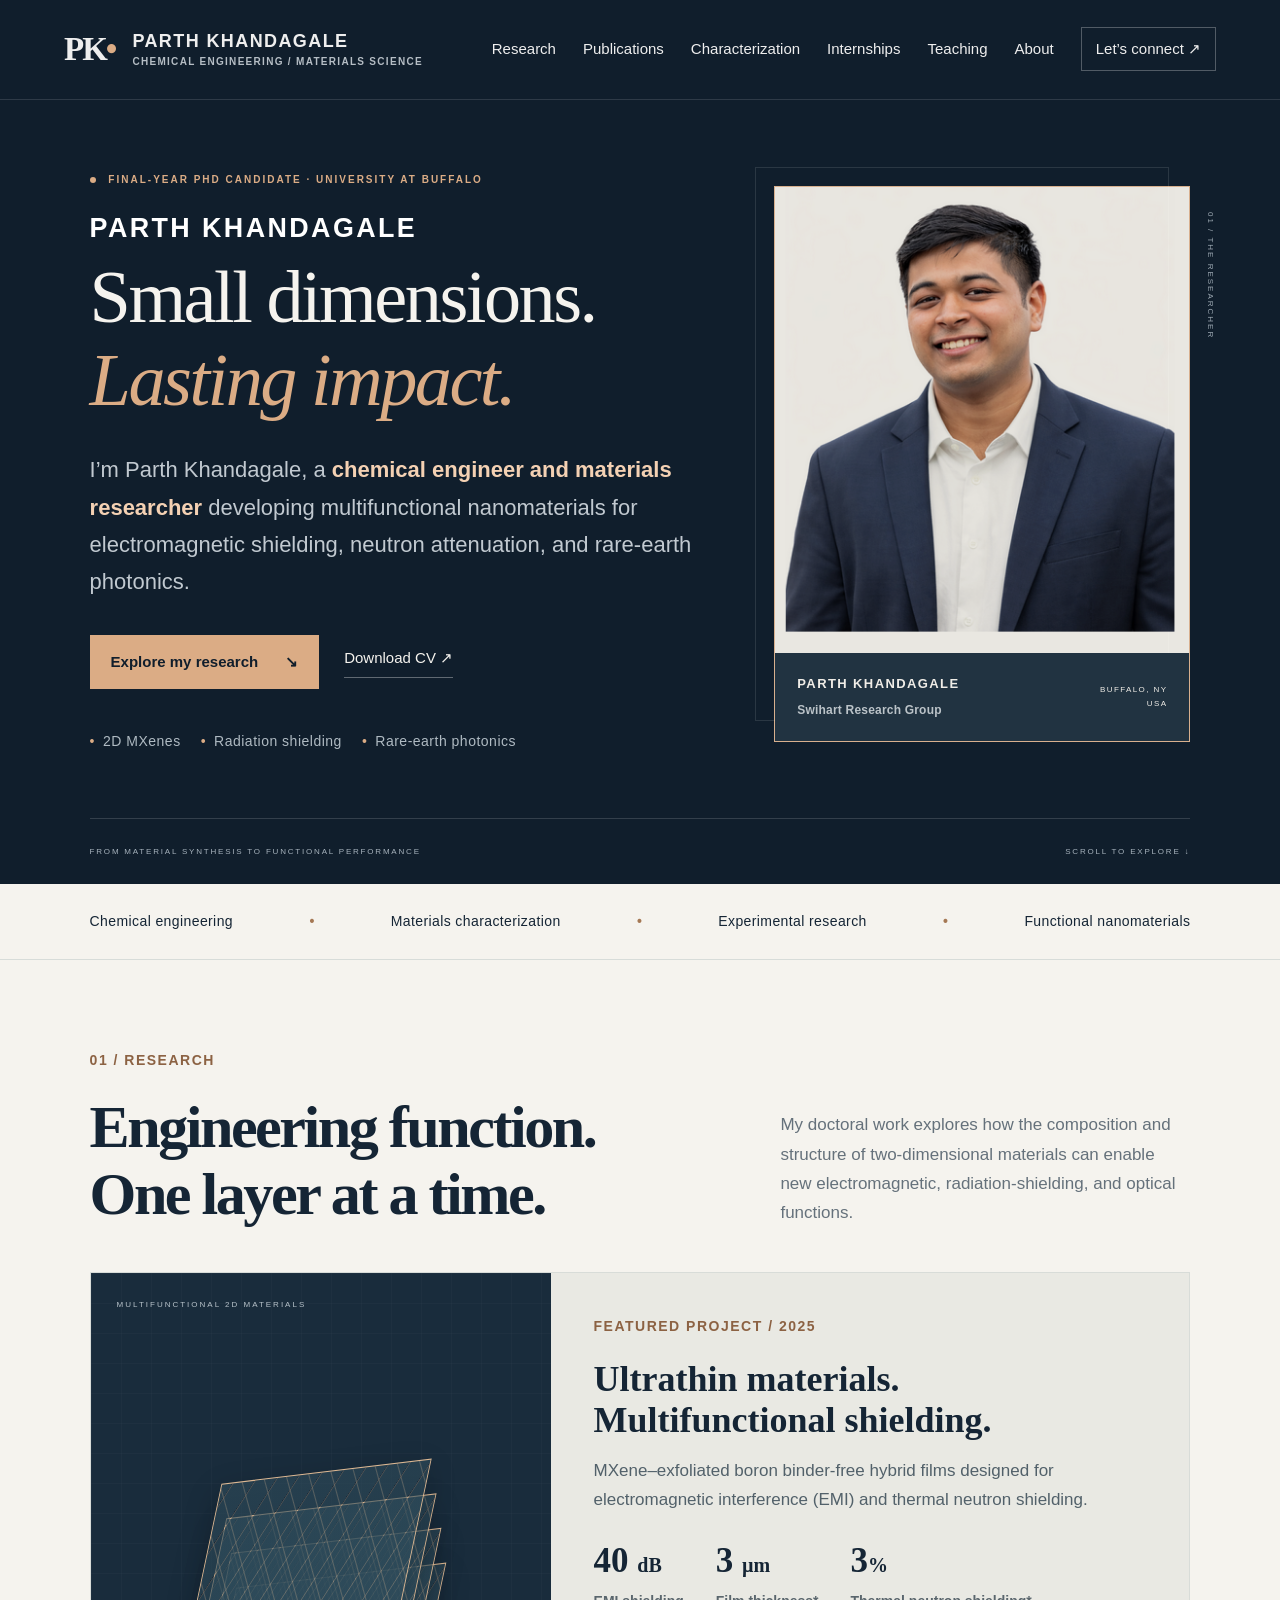
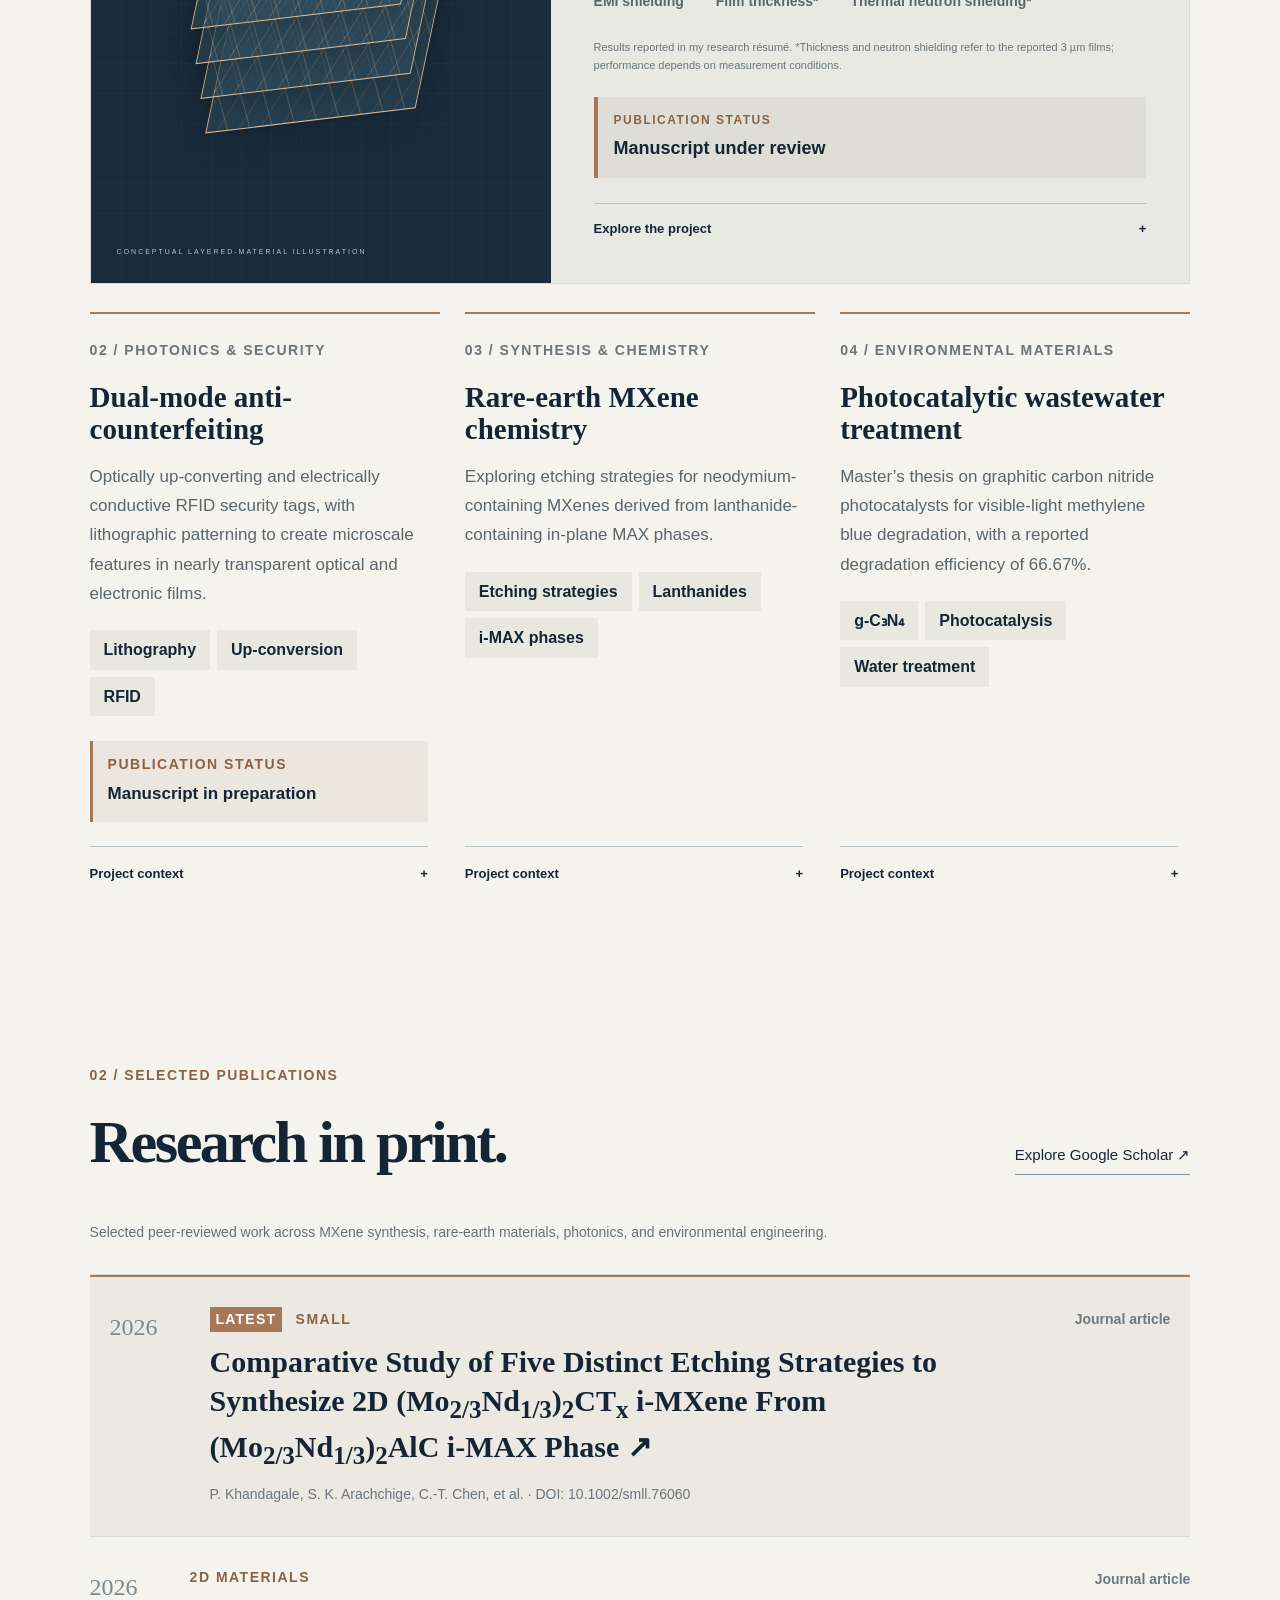
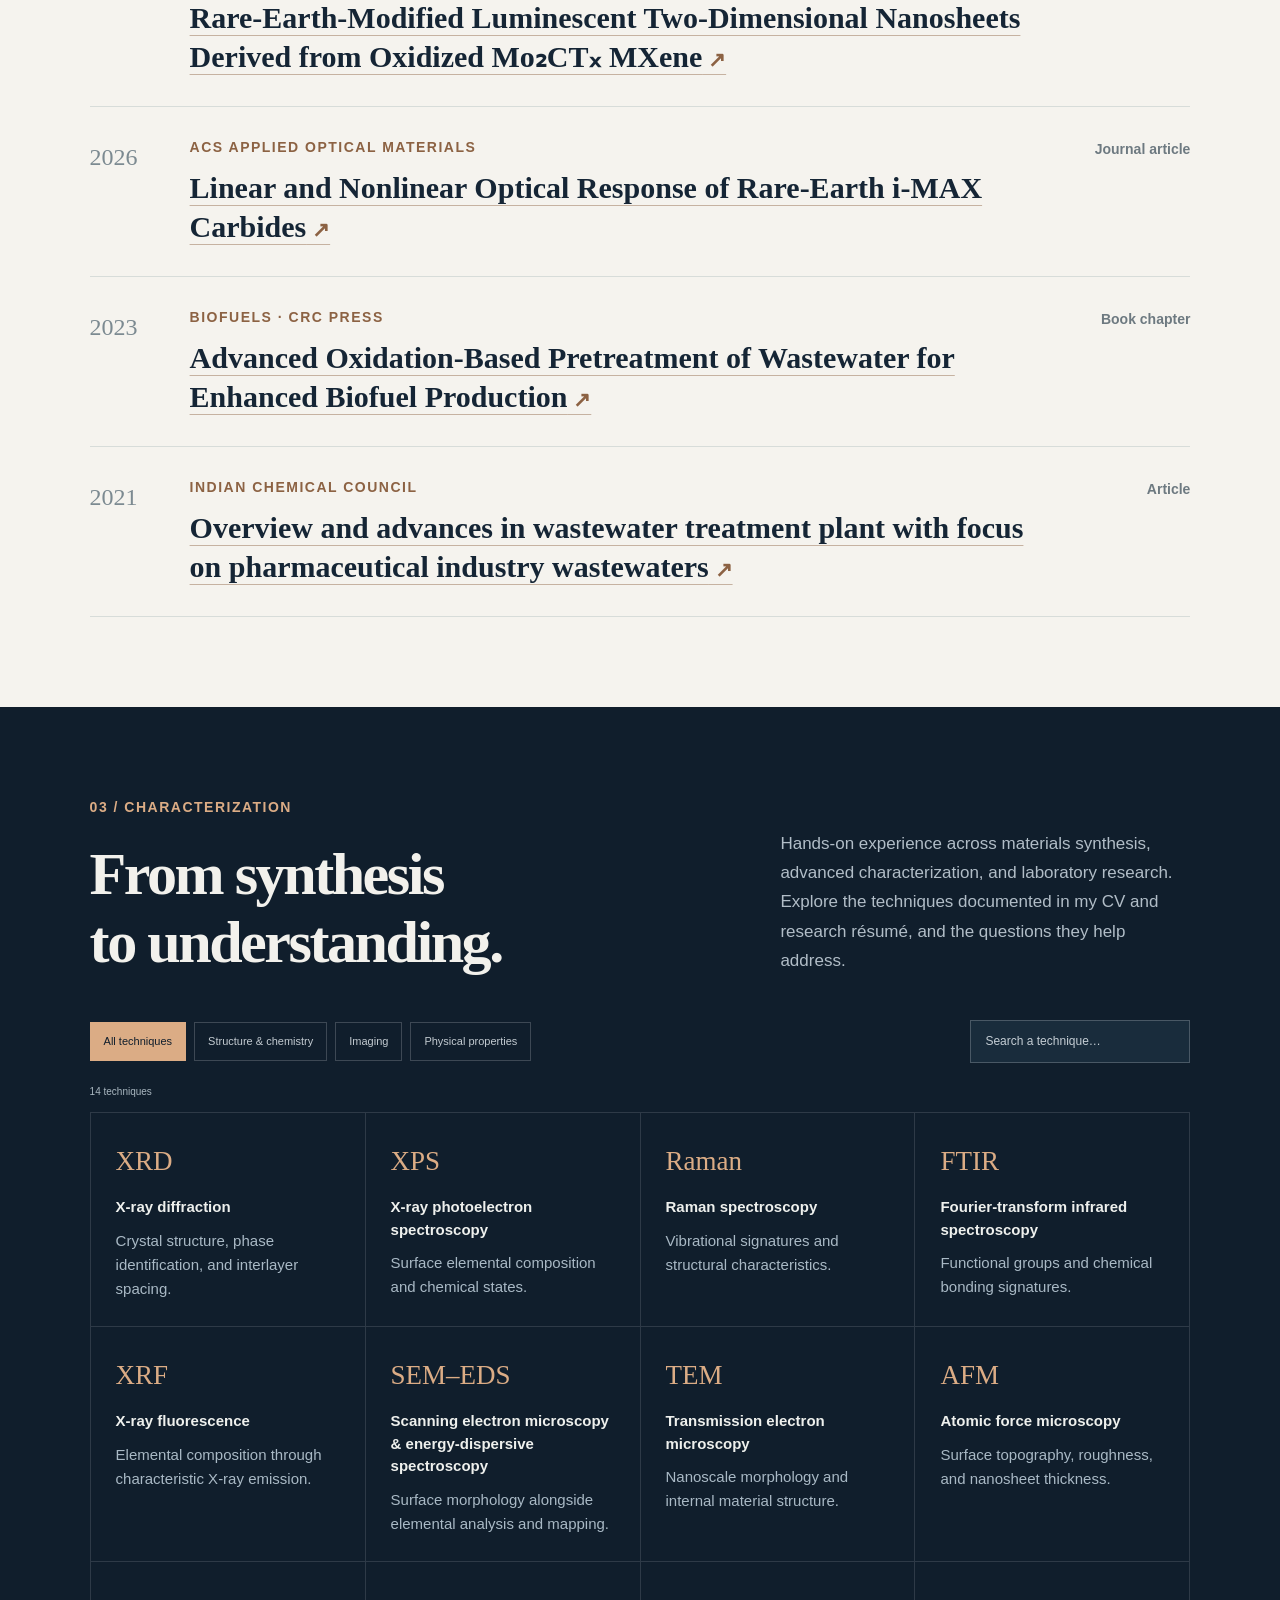
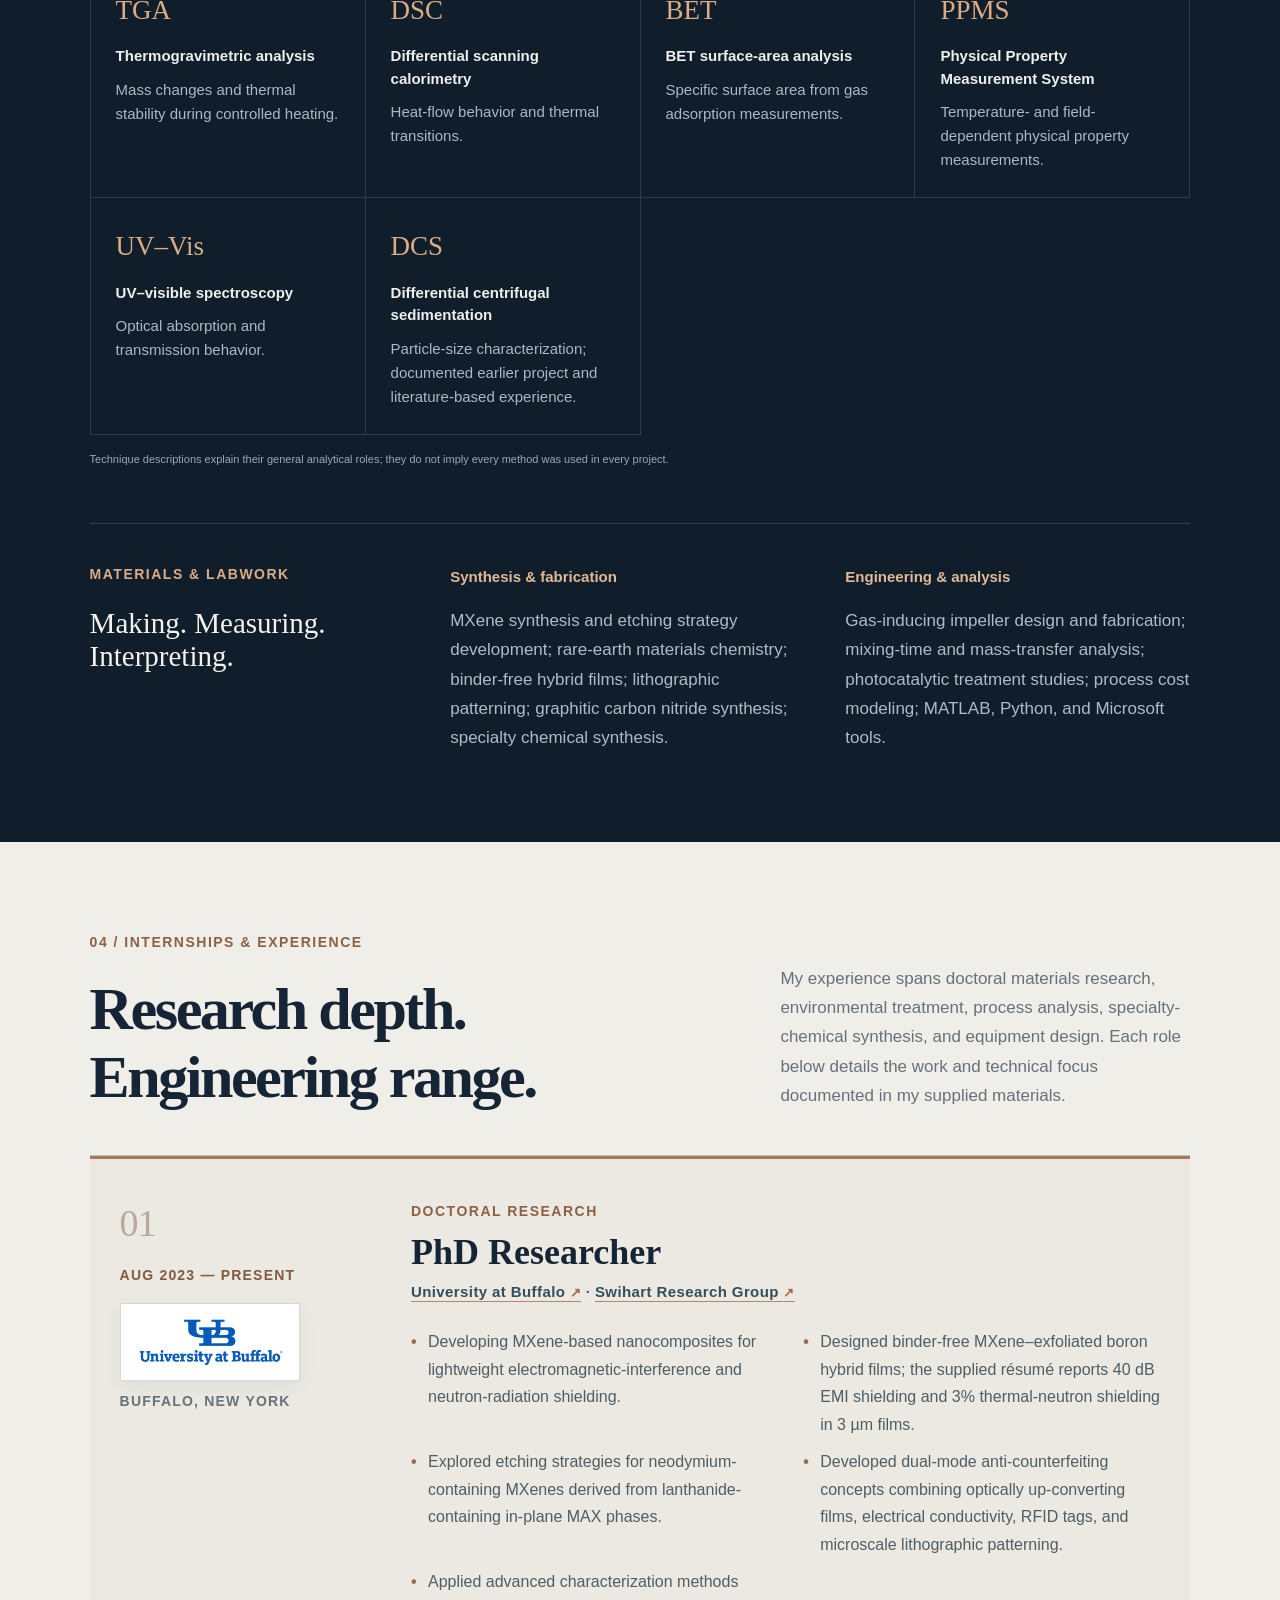
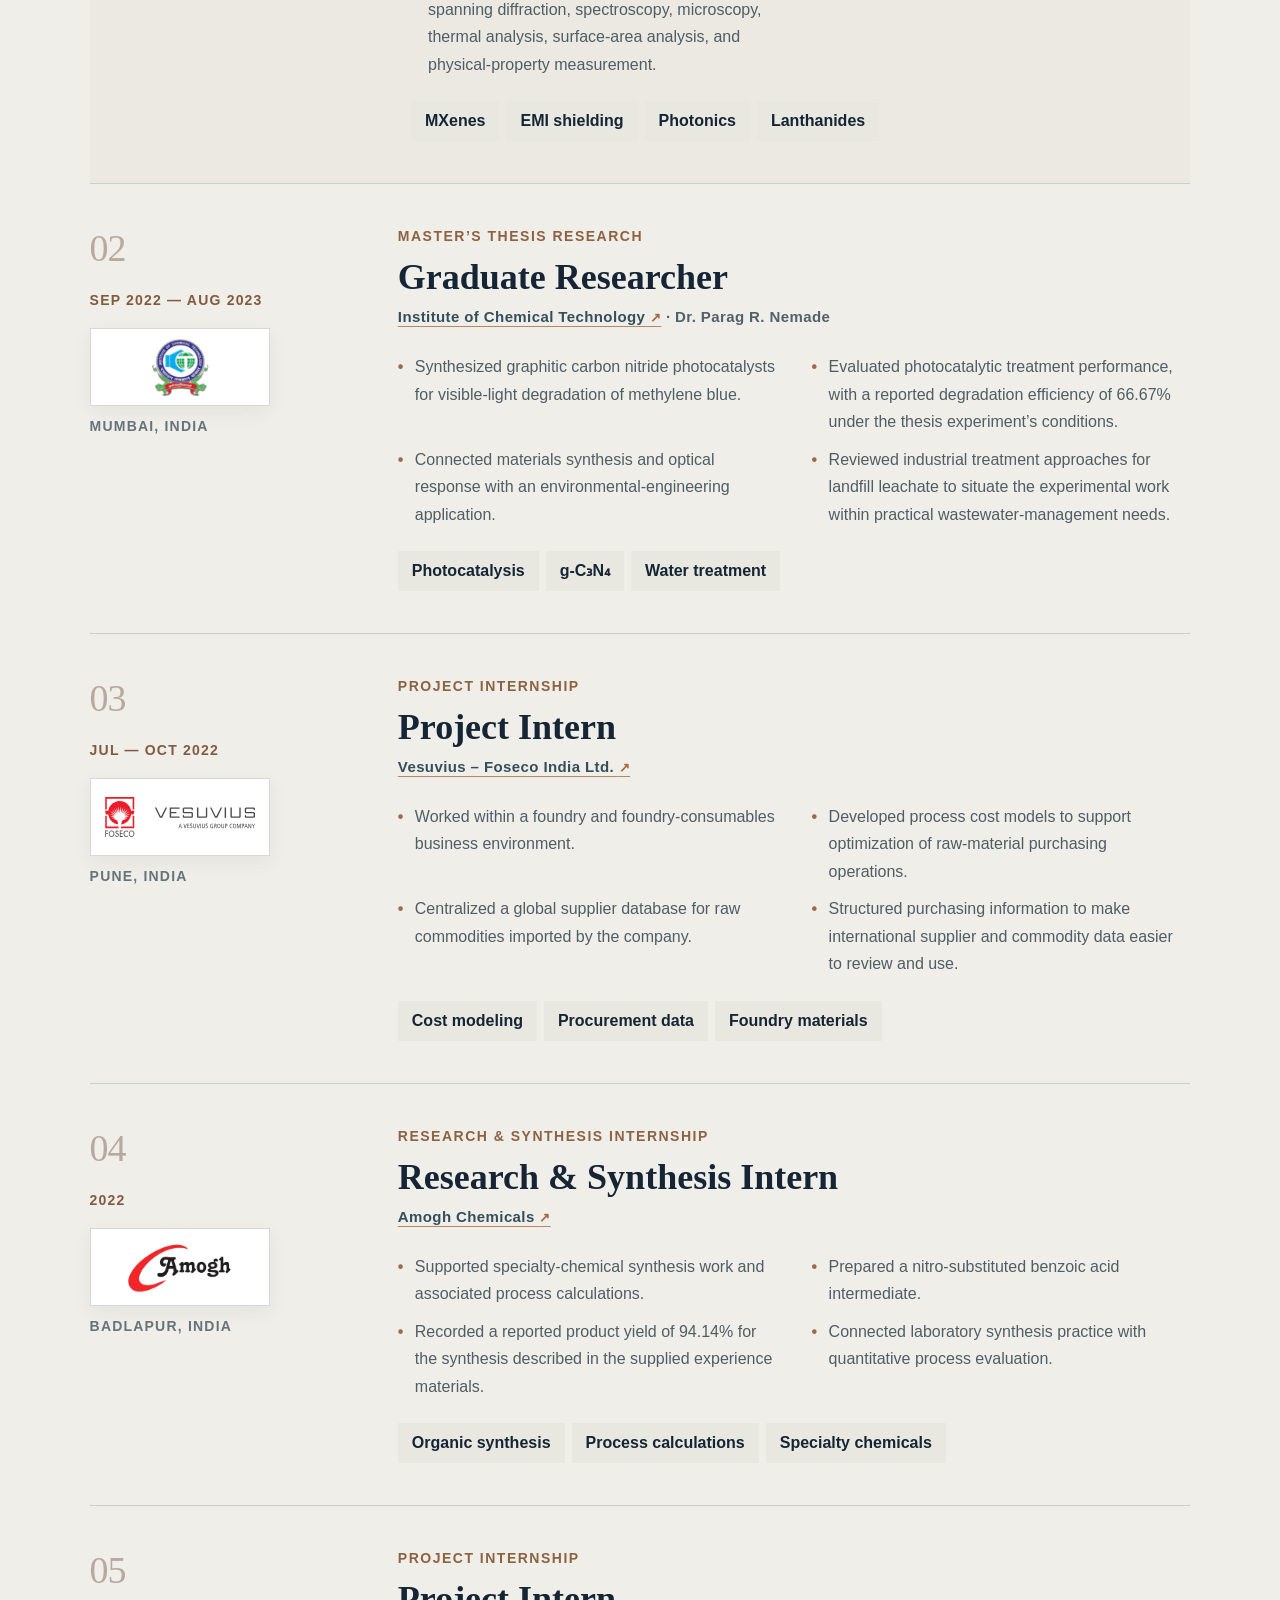
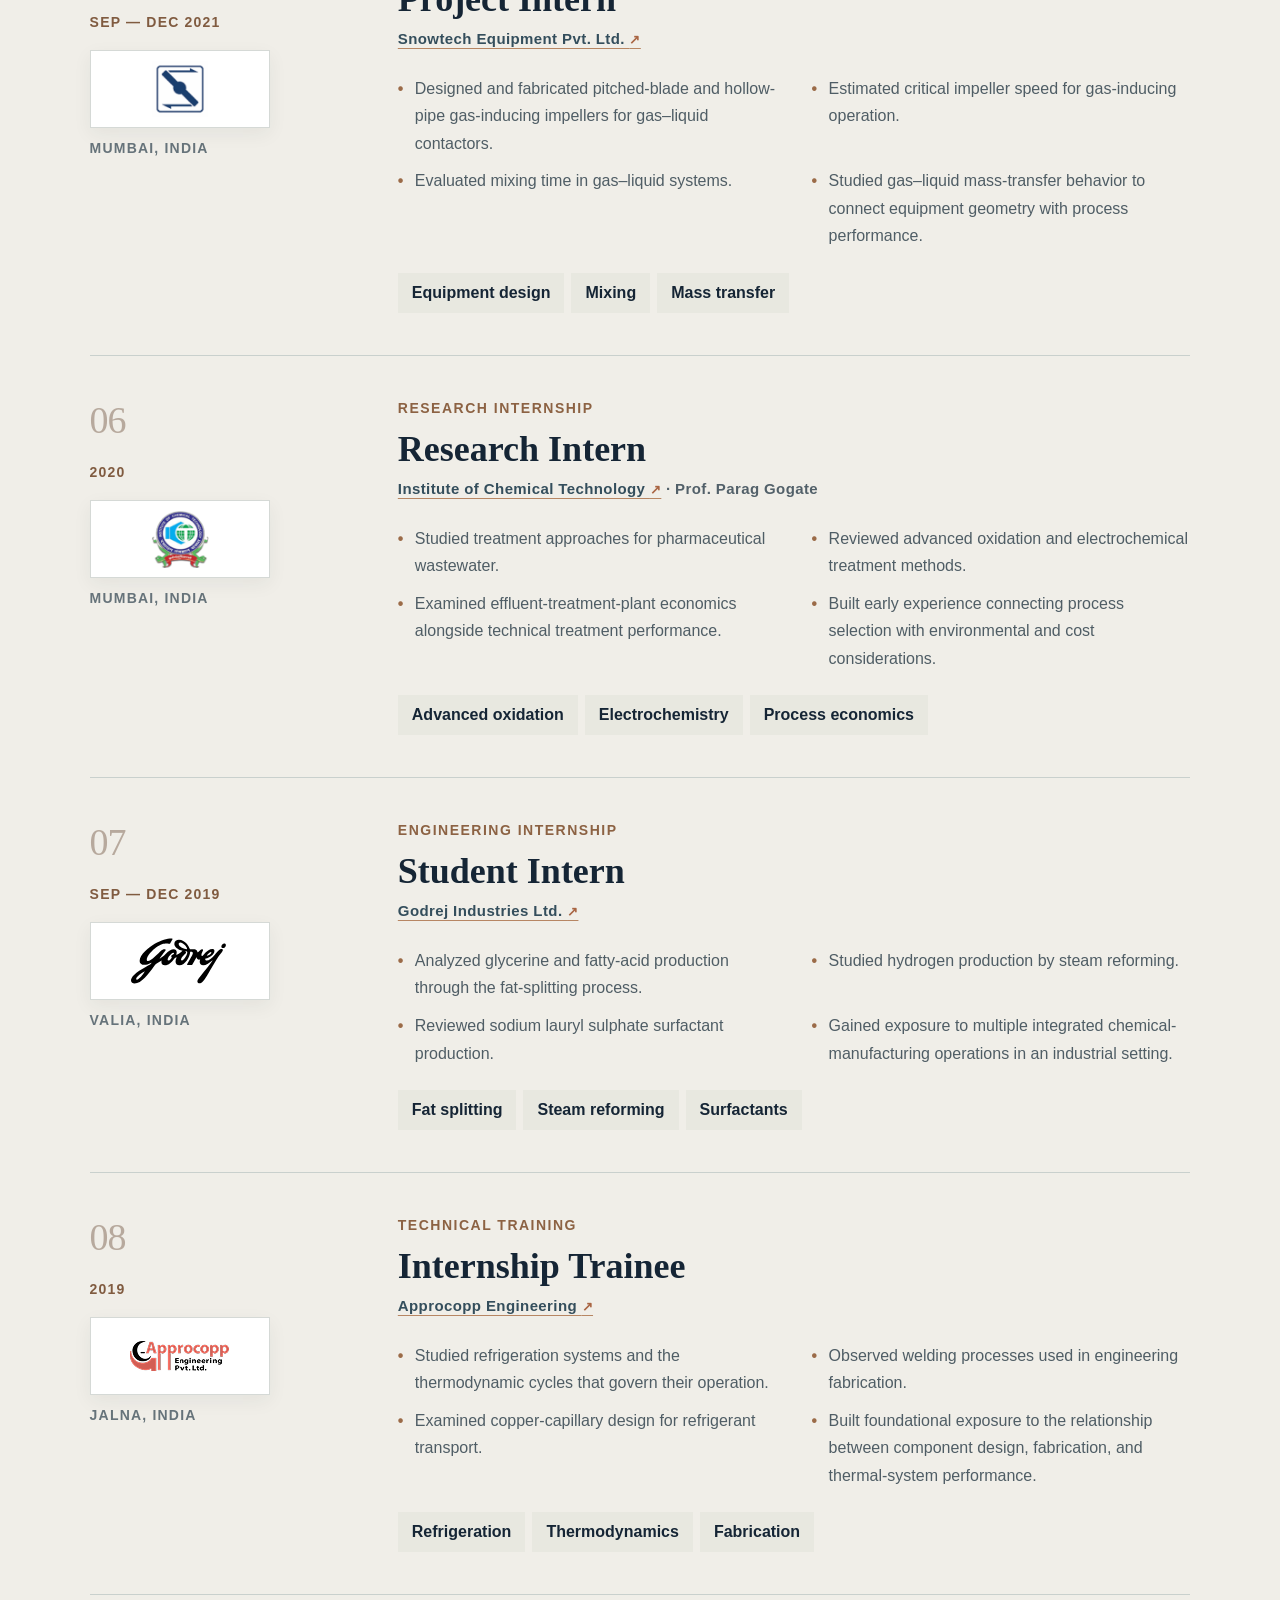
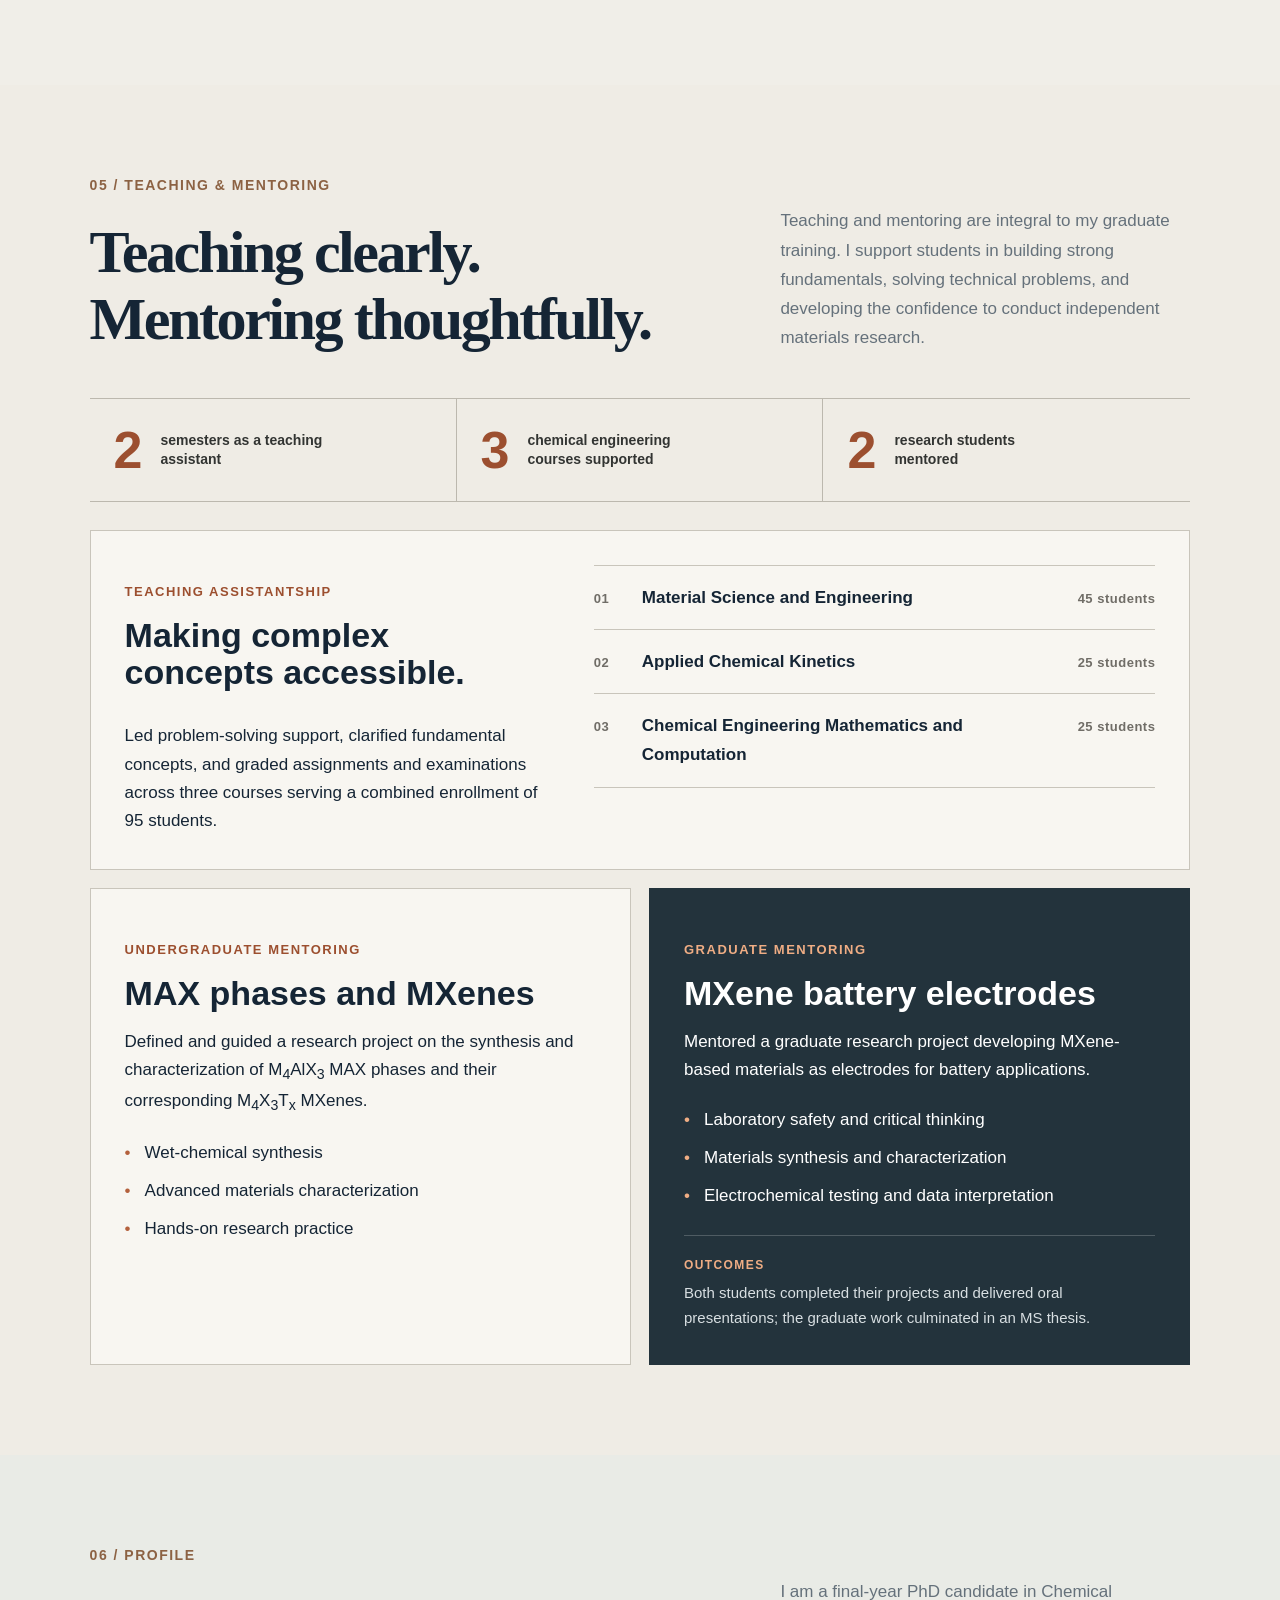
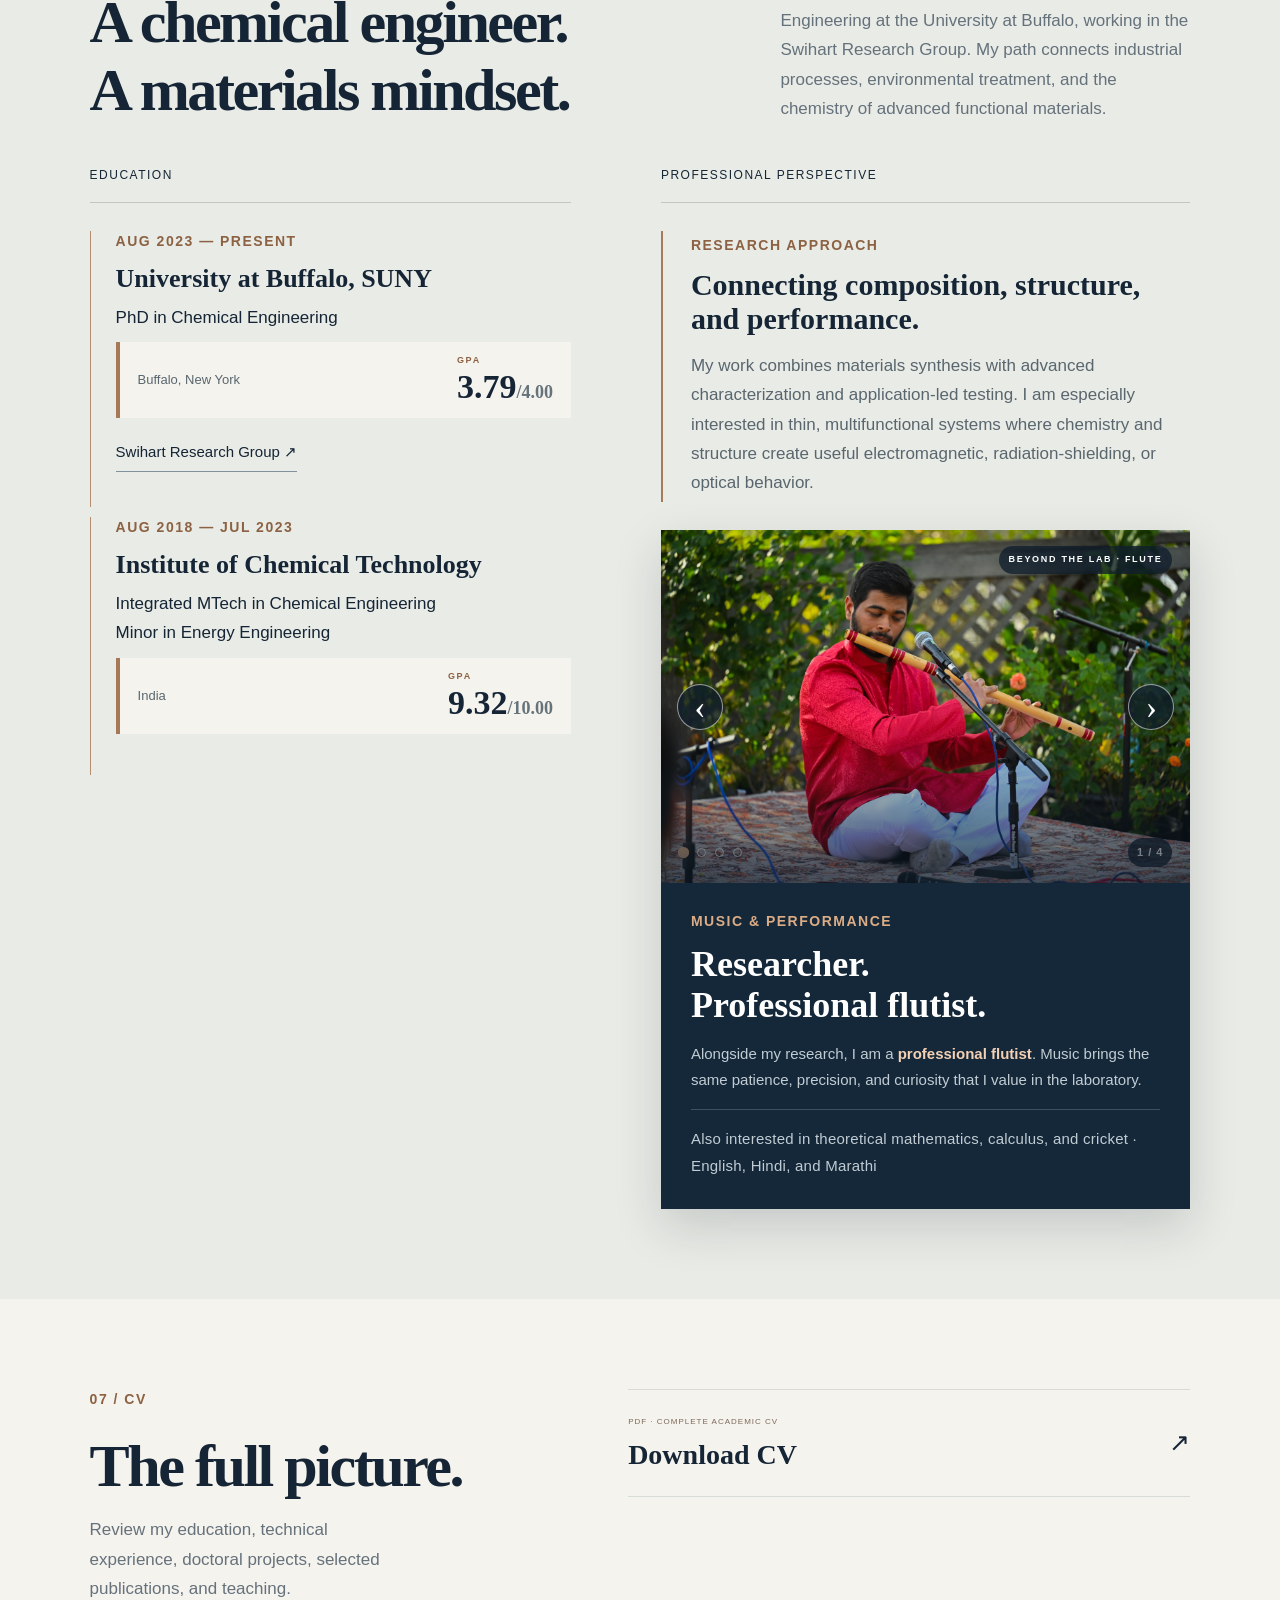
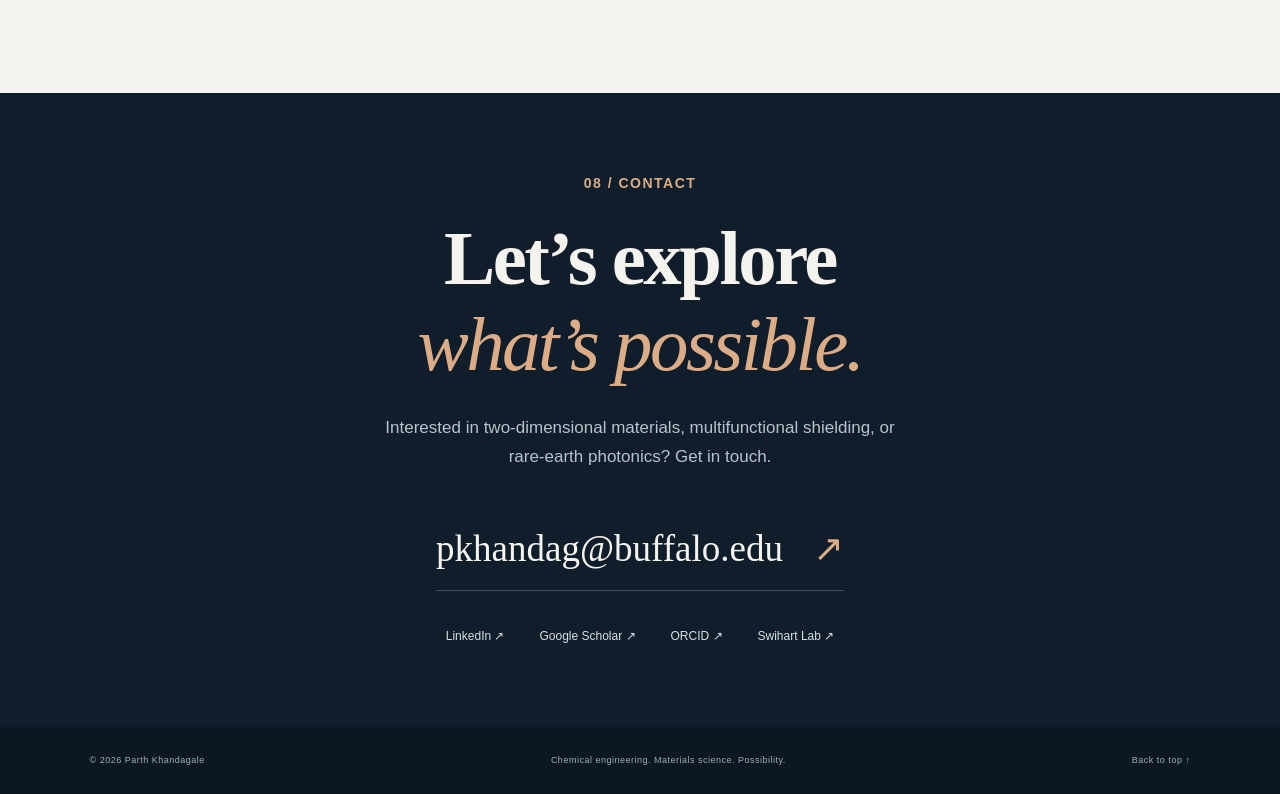
<file: index.html>
<!doctype html>
<html lang="en">
<head>
<meta charset="utf-8"><meta name="viewport" content="width=device-width,initial-scale=1">
<title>Parth Khandagale | Chemical Engineering & Materials Research</title>
<meta name="description" content="Parth Khandagale — Chemical Engineering PhD student at the University at Buffalo. Research in MXenes, multifunctional nanomaterials, radiation shielding and rare-earth photonics.">
<meta name="theme-color" content="#101e2c"><meta property="og:title" content="Parth Khandagale | Materials, engineered for possibility."><meta property="og:description" content="Chemical engineering · 2D materials · Radiation shielding · Rare-earth photonics"><meta property="og:type" content="website"><meta property="og:image" content="https://parthk14.github.io/assets/parth-khandagale.png"><link rel="canonical" href="https://parthk14.github.io/">
<link rel="icon" href="assets/favicon.svg" type="image/svg+xml"><link rel="stylesheet" href="styles.css"><link rel="stylesheet" href="publication-update.css"><link rel="stylesheet" href="organization-logos.css"><link rel="stylesheet" href="flute-carousel.css"><script src="script.js" defer></script><script src="layout-update.js" defer></script><script src="flute-carousel.js" defer></script>
</head>
<body>
<a class="skip" href="#main">Skip to content</a>
<header><a class="brand" href="#home" aria-label="Parth Khandagale home"><span class="monogram">PK<span>•</span></span><span>PARTH KHANDAGALE<small>CHEMICAL ENGINEERING / MATERIALS SCIENCE</small></span></a><button class="menu" aria-expanded="false" aria-controls="nav">Menu <span>☰</span></button><nav id="nav" aria-label="Main navigation"><a href="#research">Research</a><a href="#publications">Publications</a><a href="#expertise">Characterization</a><a href="#experience">Internships</a><a href="#teaching">Teaching</a><a href="#about">About</a><a class="nav-contact" href="#contact">Let’s connect ↗</a></nav></header>
<main id="main">
<section class="hero" id="home"><div class="hero-copy"><div class="eyebrow"><span class="dot"></span> FINAL-YEAR PHD CANDIDATE · UNIVERSITY AT BUFFALO</div><h1>Small dimensions.<br><em>Lasting impact.</em></h1><p class="intro">I’m Parth Khandagale, a chemical engineer and materials researcher developing multifunctional nanomaterials for electromagnetic shielding, neutron attenuation, and rare-earth photonics.</p><div class="actions"><a class="button copper" href="#research">Explore my research <span>↘</span></a><a class="text-link" href="assets/Parth-Khandagale-CV-2026.pdf" target="_blank" rel="noopener">Download CV ↗</a></div><div class="hero-topics"><span>2D MXenes</span><span>Radiation shielding</span><span>Rare-earth photonics</span></div></div><figure class="portrait"><div class="portrait-grid" aria-hidden="true"></div><img src="assets/parth-khandagale.png" width="426" height="479" alt="Parth Khandagale wearing a navy blazer"><figcaption><span>PARTH KHANDAGALE<small>Swihart Research Group</small></span><span class="location">BUFFALO, NY<br>USA</span></figcaption><div class="photo-mark" aria-hidden="true">01 / THE RESEARCHER</div></figure><div class="hero-bottom"><span>FROM MATERIAL SYNTHESIS TO FUNCTIONAL PERFORMANCE</span><a href="#research">SCROLL TO EXPLORE ↓</a></div></section>
<div class="discipline-strip"><span>Chemical engineering</span><b>+</b><span>Materials characterization</span><b>+</b><span>Experimental research</span><b>+</b><span>Functional nanomaterials</span></div>
<section class="section research" id="research"><div class="section-heading"><div><p class="eyebrow">01 / RESEARCH</p><h2>Engineering function.<br>One layer at a time.</h2></div><p>My doctoral work explores how the composition and structure of two-dimensional materials can enable new electromagnetic, radiation-shielding, and optical functions.</p></div>
<article class="featured-project"><div class="material-art" aria-hidden="true"><span class="axis-label">MULTIFUNCTIONAL 2D MATERIALS</span><div class="layers"><i></i><i></i><i></i><i></i></div><span class="art-note">CONCEPTUAL LAYERED-MATERIAL ILLUSTRATION</span></div><div class="project-copy"><p class="eyebrow">FEATURED PROJECT / 2025</p><h3>Ultrathin materials.<br>Multifunctional shielding.</h3><p>MXene–exfoliated boron binder-free hybrid films designed for electromagnetic interference (EMI) and thermal neutron shielding.</p><div class="results"><div><strong>40 <small>dB</small></strong><span>EMI shielding</span></div><div><strong>3 <small>µm</small></strong><span>Film thickness*</span></div><div><strong>3<small>%</small></strong><span>Thermal neutron shielding*</span></div></div><p class="fine">Results reported in my research résumé. *Thickness and neutron shielding refer to the reported 3 µm films; performance depends on measurement conditions.</p><p class="manuscript-status featured-status"><span>PUBLICATION STATUS</span><strong>Manuscript under review</strong></p><details><summary>Explore the project <span>+</span></summary><p>This project brings together MXene-based nanocomposites and exfoliated boron in binder-free films, connecting thin-film materials design with electromagnetic and neutron attenuation. It is part of my broader interest in lightweight, multifunctional shielding materials.</p></details></div></article>
<div class="project-grid"><article class="project"><span class="project-no">02 / PHOTONICS & SECURITY</span><h3>Dual-mode anti-counterfeiting</h3><p>Optically up-converting and electrically conductive RFID security tags, with lithographic patterning to create microscale features in nearly transparent optical and electronic films.</p><div class="tags"><span>Lithography</span><span>Up-conversion</span><span>RFID</span></div><p class="manuscript-status"><span>PUBLICATION STATUS</span><strong>Manuscript in preparation</strong></p><details><summary>Project context <span>+</span></summary><p>Reported project period: January–December 2025. This work brings optical and electronic functionality into patterned films for complementary authentication modes.</p></details></article><article class="project"><span class="project-no">03 / SYNTHESIS & CHEMISTRY</span><h3>Rare-earth MXene chemistry</h3><p>Exploring etching strategies for neodymium-containing MXenes derived from lanthanide-containing in-plane MAX phases.</p><div class="tags"><span>Etching strategies</span><span>Lanthanides</span><span>i-MAX phases</span></div><details><summary>Project context <span>+</span></summary><p>Reported project period: January–December 2024. Synthesis exploration focused on (Mo<sub>2/3</sub>Nd<sub>1/3</sub>)<sub>2</sub>CT<sub>x</sub>, connecting selective chemical processing with the development of rare-earth-containing two-dimensional materials.</p></details></article><article class="project"><span class="project-no">04 / ENVIRONMENTAL MATERIALS</span><h3>Photocatalytic wastewater treatment</h3><p>Master’s thesis on graphitic carbon nitride photocatalysts for visible-light methylene blue degradation, with a reported degradation efficiency of 66.67%.</p><div class="tags"><span>g-C₃N₄</span><span>Photocatalysis</span><span>Water treatment</span></div><details><summary>Project context <span>+</span></summary><p>Conducted under Dr. Parag R. Nemade, September 2022–August 2023. The work included photocatalyst synthesis and a review of industrial treatment approaches for landfill leachate. The reported efficiency applies to the thesis experiment’s conditions.</p></details></article></div></section>
<section class="experience-section section" id="experience"><div class="section-heading"><div><p class="eyebrow">04 / INTERNSHIPS & EXPERIENCE</p><h2>Research depth.<br>Engineering range.</h2></div><p>My experience spans doctoral materials research, environmental treatment, process analysis, specialty-chemical synthesis, and equipment design. Each role below details the work and technical focus documented in my supplied materials.</p></div><div class="experience-ledger">
<article class="experience-entry featured"><div class="experience-meta"><span class="experience-index">01</span><p>AUG 2023 — PRESENT</p><span>Buffalo, New York</span></div><div class="experience-body"><p class="experience-type">DOCTORAL RESEARCH</p><h3>PhD Researcher</h3><h4><a href="https://www.buffalo.edu/" target="_blank" rel="noopener">University at Buffalo <span aria-hidden="true">↗</span></a> · <a href="https://sites.google.com/view/swihart-canlab/people" target="_blank" rel="noopener">Swihart Research Group <span aria-hidden="true">↗</span></a></h4><ul><li>Developing MXene-based nanocomposites for lightweight electromagnetic-interference and neutron-radiation shielding.</li><li>Designed binder-free MXene–exfoliated boron hybrid films; the supplied résumé reports 40 dB EMI shielding and 3% thermal-neutron shielding in 3 µm films.</li><li>Explored etching strategies for neodymium-containing MXenes derived from lanthanide-containing in-plane MAX phases.</li><li>Developed dual-mode anti-counterfeiting concepts combining optically up-converting films, electrical conductivity, RFID tags, and microscale lithographic patterning.</li><li>Applied advanced characterization methods spanning diffraction, spectroscopy, microscopy, thermal analysis, surface-area analysis, and physical-property measurement.</li></ul><div class="tags"><span>MXenes</span><span>EMI shielding</span><span>Photonics</span><span>Lanthanides</span></div></div></article>
<article class="experience-entry"><div class="experience-meta"><span class="experience-index">02</span><p>SEP 2022 — AUG 2023</p><span>Mumbai, India</span></div><div class="experience-body"><p class="experience-type">MASTER’S THESIS RESEARCH</p><h3>Graduate Researcher</h3><h4><a href="https://www.ictmumbai.edu.in/" target="_blank" rel="noopener">Institute of Chemical Technology <span aria-hidden="true">↗</span></a> · Dr. Parag R. Nemade</h4><ul><li>Synthesized graphitic carbon nitride photocatalysts for visible-light degradation of methylene blue.</li><li>Evaluated photocatalytic treatment performance, with a reported degradation efficiency of 66.67% under the thesis experiment’s conditions.</li><li>Connected materials synthesis and optical response with an environmental-engineering application.</li><li>Reviewed industrial treatment approaches for landfill leachate to situate the experimental work within practical wastewater-management needs.</li></ul><div class="tags"><span>Photocatalysis</span><span>g-C₃N₄</span><span>Water treatment</span></div></div></article>
<article class="experience-entry"><div class="experience-meta"><span class="experience-index">03</span><p>JUL — OCT 2022</p><span>Pune, India</span></div><div class="experience-body"><p class="experience-type">PROJECT INTERNSHIP</p><h3>Project Intern</h3><h4><a href="https://www.fosecoindia.com/en/index.html" target="_blank" rel="noopener">Vesuvius – Foseco India Ltd. <span aria-hidden="true">↗</span></a></h4><ul><li>Worked within a foundry and foundry-consumables business environment.</li><li>Developed process cost models to support optimization of raw-material purchasing operations.</li><li>Centralized a global supplier database for raw commodities imported by the company.</li><li>Structured purchasing information to make international supplier and commodity data easier to review and use.</li></ul><div class="tags"><span>Cost modeling</span><span>Procurement data</span><span>Foundry materials</span></div></div></article>
<article class="experience-entry"><div class="experience-meta"><span class="experience-index">04</span><p>2022</p><span>Badlapur, India</span></div><div class="experience-body"><p class="experience-type">RESEARCH & SYNTHESIS INTERNSHIP</p><h3>Research & Synthesis Intern</h3><h4><a href="https://www.amoghchemicals.in/" target="_blank" rel="noopener">Amogh Chemicals <span aria-hidden="true">↗</span></a></h4><ul><li>Supported specialty-chemical synthesis work and associated process calculations.</li><li>Prepared a nitro-substituted benzoic acid intermediate.</li><li>Recorded a reported product yield of 94.14% for the synthesis described in the supplied experience materials.</li><li>Connected laboratory synthesis practice with quantitative process evaluation.</li></ul><div class="tags"><span>Organic synthesis</span><span>Process calculations</span><span>Specialty chemicals</span></div></div></article>
<article class="experience-entry"><div class="experience-meta"><span class="experience-index">05</span><p>SEP — DEC 2021</p><span>Mumbai, India</span></div><div class="experience-body"><p class="experience-type">PROJECT INTERNSHIP</p><h3>Project Intern</h3><h4><a href="https://www.snowtechpro.com/" target="_blank" rel="noopener">Snowtech Equipment Pvt. Ltd. <span aria-hidden="true">↗</span></a></h4><ul><li>Designed and fabricated pitched-blade and hollow-pipe gas-inducing impellers for gas–liquid contactors.</li><li>Estimated critical impeller speed for gas-inducing operation.</li><li>Evaluated mixing time in gas–liquid systems.</li><li>Studied gas–liquid mass-transfer behavior to connect equipment geometry with process performance.</li></ul><div class="tags"><span>Equipment design</span><span>Mixing</span><span>Mass transfer</span></div></div></article>
<article class="experience-entry"><div class="experience-meta"><span class="experience-index">06</span><p>2020</p><span>Mumbai, India</span></div><div class="experience-body"><p class="experience-type">RESEARCH INTERNSHIP</p><h3>Research Intern</h3><h4><a href="https://www.ictmumbai.edu.in/" target="_blank" rel="noopener">Institute of Chemical Technology <span aria-hidden="true">↗</span></a> · Prof. Parag Gogate</h4><ul><li>Studied treatment approaches for pharmaceutical wastewater.</li><li>Reviewed advanced oxidation and electrochemical treatment methods.</li><li>Examined effluent-treatment-plant economics alongside technical treatment performance.</li><li>Built early experience connecting process selection with environmental and cost considerations.</li></ul><div class="tags"><span>Advanced oxidation</span><span>Electrochemistry</span><span>Process economics</span></div></div></article>
<article class="experience-entry"><div class="experience-meta"><span class="experience-index">07</span><p>SEP — DEC 2019</p><span>Valia, India</span></div><div class="experience-body"><p class="experience-type">ENGINEERING INTERNSHIP</p><h3>Student Intern</h3><h4><a href="https://www.godrejindustries.com/" target="_blank" rel="noopener">Godrej Industries Ltd. <span aria-hidden="true">↗</span></a></h4><ul><li>Analyzed glycerine and fatty-acid production through the fat-splitting process.</li><li>Studied hydrogen production by steam reforming.</li><li>Reviewed sodium lauryl sulphate surfactant production.</li><li>Gained exposure to multiple integrated chemical-manufacturing operations in an industrial setting.</li></ul><div class="tags"><span>Fat splitting</span><span>Steam reforming</span><span>Surfactants</span></div></div></article>
<article class="experience-entry"><div class="experience-meta"><span class="experience-index">08</span><p>2019</p><span>Jalna, India</span></div><div class="experience-body"><p class="experience-type">TECHNICAL TRAINING</p><h3>Internship Trainee</h3><h4><a href="https://in.linkedin.com/company/approcoppengineering" target="_blank" rel="noopener">Approcopp Engineering <span aria-hidden="true">↗</span></a></h4><ul><li>Studied refrigeration systems and the thermodynamic cycles that govern their operation.</li><li>Observed welding processes used in engineering fabrication.</li><li>Examined copper-capillary design for refrigerant transport.</li><li>Built foundational exposure to the relationship between component design, fabrication, and thermal-system performance.</li></ul><div class="tags"><span>Refrigeration</span><span>Thermodynamics</span><span>Fabrication</span></div></div></article>
</div></section>
<section class="teaching-section section" id="teaching"><div class="section-heading"><div><p class="eyebrow">05 / TEACHING &amp; MENTORING</p><h2>Teaching clearly.<br>Mentoring thoughtfully.</h2></div><p>Teaching and mentoring are integral to my graduate training. I support students in building strong fundamentals, solving technical problems, and developing the confidence to conduct independent materials research.</p></div><div class="teaching-stats" aria-label="Teaching and mentoring summary"><div><strong>2</strong><span>semesters as a teaching assistant</span></div><div><strong>3</strong><span>chemical engineering courses supported</span></div><div><strong>2</strong><span>research students mentored</span></div></div><div class="teaching-grid"><article class="teaching-card teaching-card-wide"><p class="teaching-label">TEACHING ASSISTANTSHIP</p><h3>Making complex concepts accessible.</h3><p>Led problem-solving support, clarified fundamental concepts, and graded assignments and examinations across three courses serving a combined enrollment of 95 students.</p><div class="course-list"><div><span>01</span><strong>Material Science and Engineering</strong><small>45 students</small></div><div><span>02</span><strong>Applied Chemical Kinetics</strong><small>25 students</small></div><div><span>03</span><strong>Chemical Engineering Mathematics and Computation</strong><small>25 students</small></div></div></article><article class="teaching-card"><p class="teaching-label">UNDERGRADUATE MENTORING</p><h3>MAX phases and MXenes</h3><p>Defined and guided a research project on the synthesis and characterization of M<sub>4</sub>AlX<sub>3</sub> MAX phases and their corresponding M<sub>4</sub>X<sub>3</sub>T<sub>x</sub> MXenes.</p><ul><li>Wet-chemical synthesis</li><li>Advanced materials characterization</li><li>Hands-on research practice</li></ul></article><article class="teaching-card teaching-card-dark"><p class="teaching-label">GRADUATE MENTORING</p><h3>MXene battery electrodes</h3><p>Mentored a graduate research project developing MXene-based materials as electrodes for battery applications.</p><ul><li>Laboratory safety and critical thinking</li><li>Materials synthesis and characterization</li><li>Electrochemical testing and data interpretation</li></ul><p class="mentoring-outcome"><strong>OUTCOMES</strong> Both students completed their projects and delivered oral presentations; the graduate work culminated in an MS thesis.</p></article></div></section>
<section class="expertise section" id="expertise"><div class="section-heading"><div><p class="eyebrow">03 / CHARACTERIZATION</p><h2>From synthesis<br>to understanding.</h2></div><p>Hands-on experience across materials synthesis, advanced characterization, and laboratory research. Explore the techniques documented in my CV and research résumé, and the questions they help address.</p></div><div class="tool-controls"><div class="filters" role="group" aria-label="Filter characterization techniques"><button class="active" data-filter="all" aria-pressed="true">All techniques</button><button data-filter="structure" aria-pressed="false">Structure & chemistry</button><button data-filter="imaging" aria-pressed="false">Imaging</button><button data-filter="properties" aria-pressed="false">Physical properties</button></div><label class="search"><span class="sr-only">Search techniques</span><input type="search" id="tech-search" placeholder="Search a technique…"></label></div><p class="tech-count" aria-live="polite" id="tech-count">14 techniques</p><div class="tech-grid" id="tech-grid"></div><noscript><p>Characterization experience: XRD, XPS, Raman, FTIR, XRF, SEM–EDS, TEM, AFM, TGA, DSC, BET, PPMS, and UV–Vis. Earlier project experience includes DCS. Enable JavaScript to explore individual methods and filters.</p></noscript><p class="empty" id="empty" hidden>No matching techniques. Try another search or select “All techniques.”</p><p class="fine">Technique descriptions explain their general analytical roles; they do not imply every method was used in every project.</p><div class="lab-skills"><div><p class="eyebrow">MATERIALS & LABWORK</p><h3>Making. Measuring.<br>Interpreting.</h3></div><div><h4>Synthesis & fabrication</h4><p>MXene synthesis and etching strategy development; rare-earth materials chemistry; binder-free hybrid films; lithographic patterning; graphitic carbon nitride synthesis; specialty chemical synthesis.</p></div><div><h4>Engineering & analysis</h4><p>Gas-inducing impeller design and fabrication; mixing-time and mass-transfer analysis; photocatalytic treatment studies; process cost modeling; MATLAB, Python, and Microsoft tools.</p></div></div></section>
<section class="section" id="publications"><div class="section-heading"><div><p class="eyebrow">04 / SELECTED PUBLICATIONS</p><h2>Research in print.</h2></div><a class="text-link dark" href="https://scholar.google.com/citations?user=qtDXKjwAAAAJ" target="_blank" rel="noopener">Explore Google Scholar ↗</a></div><p class="section-note">Selected peer-reviewed work across MXene synthesis, rare-earth materials, photonics, and environmental engineering.</p><div class="publication-list"><article class="latest-publication"><span class="pub-year">2026</span><div><p class="eyebrow"><span class="latest-label">LATEST</span> SMALL</p><h3><a href="https://doi.org/10.1002/smll.76060" target="_blank" rel="noopener">Comparative Study of Five Distinct Etching Strategies to Synthesize 2D (Mo<sub>2/3</sub>Nd<sub>1/3</sub>)<sub>2</sub>CT<sub>x</sub> i-MXene From (Mo<sub>2/3</sub>Nd<sub>1/3</sub>)<sub>2</sub>AlC i-MAX Phase <span aria-hidden="true">↗</span></a></h3><p class="pub-authors">P. Khandagale, S. K. Arachchige, C.-T. Chen, et al. · DOI: 10.1002/smll.76060</p></div><span class="pub-type">Journal article</span></article><article><span class="pub-year">2026</span><div><p class="eyebrow">2D MATERIALS</p><h3>Rare-Earth-Modified Luminescent Two-Dimensional Nanosheets Derived from Oxidized Mo₂CTₓ MXene</h3></div><span class="pub-type">Journal article</span></article><article><span class="pub-year">2026</span><div><p class="eyebrow">ACS APPLIED OPTICAL MATERIALS</p><h3>Linear and Nonlinear Optical Response of Rare-Earth i-MAX Carbides</h3></div><span class="pub-type">Journal article</span></article><article><span class="pub-year">2023</span><div><p class="eyebrow">BIOFUELS · CRC PRESS</p><h3>Advanced Oxidation-Based Pretreatment of Wastewater for Enhanced Biofuel Production</h3></div><span class="pub-type">Book chapter</span></article><article><span class="pub-year">2021</span><div><p class="eyebrow">INDIAN CHEMICAL COUNCIL</p><h3>Overview and advances in wastewater treatment plant with focus on pharmaceutical industry wastewaters</h3></div><span class="pub-type">Article</span></article></div></section>
<section class="about section" id="about"><div class="section-heading"><div><p class="eyebrow">05 / PROFILE</p><h2>A chemical engineer.<br>A materials mindset.</h2></div><p>I am a final-year PhD candidate in Chemical Engineering at the University at Buffalo, working in the Swihart Research Group. My path connects industrial processes, environmental treatment, and the chemistry of advanced functional materials.</p></div><div class="about-columns"><div><h3 class="subhead">Education</h3><article class="timeline"><p class="eyebrow">AUG 2023 — PRESENT</p><h3>University at Buffalo, SUNY</h3><p>PhD in Chemical Engineering</p><p class="muted">Buffalo, New York · GPA 3.79/4.00</p><a class="text-link dark" href="https://sites.google.com/view/swihart-canlab/people" target="_blank" rel="noopener">Swihart Research Group ↗</a></article><article class="timeline"><p class="eyebrow">AUG 2018 — JUL 2023</p><h3>Institute of Chemical Technology</h3><p>Integrated MTech in Chemical Engineering<br>Minor in Energy Engineering</p><p class="muted">India · GPA 9.32/10.00</p></article></div><div><h3 class="subhead">Professional perspective</h3><div class="profile-statement"><p class="eyebrow">RESEARCH APPROACH</p><h3>Connecting composition, structure, and performance.</h3><p>My work combines materials synthesis with advanced characterization and application-led testing. I am especially interested in thin, multifunctional systems where chemistry and structure create useful electromagnetic, radiation-shielding, or optical behavior.</p></div><div class="beyond flute-feature"><figure><div class="flute-carousel" role="region" aria-roledescription="carousel" aria-label="Flute performance photographs" tabindex="0"><div class="flute-carousel-track"><div class="flute-slide is-active" data-slide="0" aria-hidden="false"><img src="assets/flute-performance-01.jpg" width="6048" height="4032" loading="lazy" alt="Parth Khandagale performing Indian bamboo flute outdoors in a red kurta"></div><div class="flute-slide" data-slide="1" aria-hidden="true"><img src="assets/flute-performance-02.jpg" width="6048" height="4032" loading="lazy" alt="Parth Khandagale performing Indian bamboo flute outdoors from a second angle"></div><div class="flute-slide" data-slide="2" aria-hidden="true"><img src="assets/flute-performance-03.jpg" width="6048" height="4032" loading="lazy" alt="Parth Khandagale performing Indian bamboo flute with a tabla accompanist"></div><div class="flute-slide" data-slide="3" aria-hidden="true"><img src="assets/flute-performance-04.jpg" width="6048" height="4032" loading="lazy" alt="Parth Khandagale after the performance with fellow musicians"></div></div><button class="flute-arrow flute-prev" type="button" aria-label="Previous photograph">‹</button><button class="flute-arrow flute-next" type="button" aria-label="Next photograph">›</button><div class="flute-carousel-footer"><div class="flute-dots" role="group" aria-label="Choose a photograph"><button class="is-active" type="button" data-slide-to="0" aria-label="Show photograph 1" aria-current="true"></button><button type="button" data-slide-to="1" aria-label="Show photograph 2"></button><button type="button" data-slide-to="2" aria-label="Show photograph 3"></button><button type="button" data-slide-to="3" aria-label="Show photograph 4"></button></div><span class="flute-counter" aria-live="polite">1 / 4</span></div></div><figcaption>BEYOND THE LAB · FLUTE</figcaption></figure><div class="flute-copy"><p class="eyebrow">MUSIC & PERFORMANCE</p><h3>Researcher.<br>Professional flutist.</h3><p>Alongside my research, I am a professional flutist. Music brings the same patience, precision, and curiosity that I value in the laboratory.</p><p class="personal-note">Also interested in theoretical mathematics, calculus, and cricket · English, Hindi, and Marathi</p></div></div></div></div></section>
<section class="documents section" id="cv"><div><p class="eyebrow">07 / CV</p><h2>The full picture.</h2><p>Review my education, technical experience, doctoral projects, selected publications, and teaching.</p></div><div class="document-links"><a href="assets/Parth-Khandagale-CV-2026.pdf" target="_blank" rel="noopener"><span><small>PDF · COMPLETE ACADEMIC CV</small><strong>Download CV</strong></span><span>↗</span></a></div></section>
<section class="contact section" id="contact"><p class="eyebrow">07 / CONTACT</p><h2>Let’s explore<br><em>what’s possible.</em></h2><p>Interested in two-dimensional materials, multifunctional shielding, or rare-earth photonics? Get in touch.</p><a class="email" href="mailto:pkhandag@buffalo.edu">pkhandag@buffalo.edu <span>↗</span></a><div class="social-links"><a href="https://www.linkedin.com/in/parth-khandagale/" target="_blank" rel="noopener">LinkedIn ↗</a><a href="https://scholar.google.com/citations?user=qtDXKjwAAAAJ" target="_blank" rel="noopener">Google Scholar ↗</a><a href="https://orcid.org/0000-0003-3942-6298" target="_blank" rel="noopener">ORCID ↗</a><a href="https://sites.google.com/view/swihart-canlab/people" target="_blank" rel="noopener">Swihart Lab ↗</a></div></section>
</main><footer><span>© <span id="year">2026</span> Parth Khandagale</span><span>Chemical engineering. Materials science. Possibility.</span><a href="#home">Back to top ↑</a></footer>
</body></html>
</file>
<file: styles.css>
:root{--navy:#101e2c;--navy2:#192c3c;--paper:#f5f3ee;--ink:#152535;--copper:#dbac85;--muted:#65717b;--line:#d7dcd9;--white:#fff;--serif:Georgia,'Times New Roman',serif}*{box-sizing:border-box}html{scroll-behavior:smooth;scroll-padding-top:100px}body{margin:0;background:var(--paper);color:var(--ink);font-family:Arial,Helvetica,sans-serif;line-height:1.65}a{color:inherit;text-decoration:none}button,input{font:inherit}button,a,input,summary{-webkit-tap-highlight-color:transparent}button{cursor:pointer}a:focus-visible,button:focus-visible,input:focus-visible,summary:focus-visible{outline:3px solid #b87a48;outline-offset:5px}a:hover{text-decoration:underline;text-underline-offset:5px}h1,h2,h3,h4,p,figure{margin:0}h1,h2,h3{line-height:1.12;font-weight:400}h1,h2{font-family:var(--serif);letter-spacing:-2.5px}h1{font-size:clamp(52px,5.5vw,85px)}h2{font-size:clamp(40px,4.4vw,62px)}h3{font-size:29px;font-family:var(--serif)}h4{font-size:17px}em{font-weight:400;color:var(--copper)}p{margin-top:16px}header{background:var(--navy);color:#eee;display:flex;justify-content:space-between;align-items:center;gap:24px;padding:21px 5%;border-bottom:1px solid #ffffff20;position:sticky;top:0;z-index:50}.brand{display:flex;align-items:center;gap:17px;font-size:12px;letter-spacing:1.8px}.brand:hover{text-decoration:none}.brand small{display:block;font-size:8px;letter-spacing:1.3px;color:#b6bec5}.monogram{font-family:var(--serif);font-size:33px;letter-spacing:-2px}.monogram span{color:var(--copper)}nav{display:flex;gap:27px;font-size:13px;align-items:center}.nav-contact{border:1px solid #ffffff45;padding:8px 14px}.menu{display:none}.hero{background:var(--navy);color:var(--paper);padding:72px 7% 0;display:grid;grid-template-columns:1.4fr 1fr;gap:40px 6%;overflow:hidden}.eyebrow{font-size:10px;font-weight:600;letter-spacing:2px;line-height:1.6;margin:0 0 22px;text-transform:uppercase}.hero .eyebrow{color:var(--copper)}.dot{display:inline-block;width:6px;height:6px;border-radius:50%;background:var(--copper);margin-right:8px}.hero h1{margin-top:29px}.intro{max-width:570px;color:#c1c9d0;font-size:17px;line-height:1.8;margin-top:29px}.actions{display:flex;align-items:center;gap:25px;margin-top:34px;flex-wrap:wrap}.button{display:inline-flex;align-items:center;gap:27px;padding:14px 21px;font-size:13px;font-weight:600}.copper{background:var(--copper);color:var(--navy)}.button:hover{background:#e7c3a5;text-decoration:none}.text-link{font-size:13px;border-bottom:1px solid #ffffff55;padding-bottom:6px}.text-link.dark{border-color:#81919b}.hero-topics{display:flex;gap:20px;color:#afbac2;font-size:10px;letter-spacing:.5px;margin-top:40px;flex-wrap:wrap}.hero-topics span:before{content:'+';color:var(--copper);margin-right:8px}.portrait{position:relative;max-width:420px;margin:4px 0 0 15px;align-self:center;background:#e9e7e1;border:1px solid #d8b08e}.portrait img{display:block;width:100%;height:auto;mix-blend-mode:multiply}.portrait-grid{position:absolute;inset:-20px 20px 20px -20px;border:1px solid #ffffff1c;pointer-events:none}.portrait figcaption{position:relative;background:#213341;padding:20px 22px;display:flex;justify-content:space-between;align-items:center;font-size:10px;letter-spacing:1.4px;color:#f0ede7}.portrait figcaption small{display:block;font-size:11px;letter-spacing:.2px;color:#bbc3c8;margin-top:5px}.location{font-size:8px;line-height:1.8;text-align:right}.photo-mark{position:absolute;top:25px;right:-28px;writing-mode:vertical-rl;letter-spacing:2px;font-size:8px;color:#9ca8b2}.hero-bottom{grid-column:1/-1;border-top:1px solid #ffffff25;display:flex;justify-content:space-between;gap:20px;padding:26px 0;font-size:8px;letter-spacing:1.8px;color:#a7b3bd;margin-top:25px}.discipline-strip{display:flex;justify-content:space-between;padding:25px 7%;gap:20px;border-bottom:1px solid var(--line);font-size:12px;letter-spacing:.4px}.discipline-strip b{color:#a57854}.section{padding:90px 7%;max-width:1600px;margin:auto}.section-heading{display:flex;justify-content:space-between;gap:60px;align-items:flex-end;margin-bottom:45px}.section-heading>p{max-width:410px;color:var(--muted);font-size:15px;margin:0}.section .eyebrow{color:#8c6243}.featured-project{display:grid;grid-template-columns:.9fr 1.25fr;background:#e9e9e3;border:1px solid #d8dcd8}.project-copy{padding:43px}.project-copy>p{color:#52616a;font-size:15px}.project-copy h3{font-size:36px}.results{display:flex;gap:32px;margin:26px 0}.results strong{display:block;font-family:var(--serif);font-size:35px;font-weight:400;line-height:1.2}.results strong small{font-size:20px}.results span{display:block;font-size:10px;color:#5a666d;margin-top:7px}.fine{font-size:11px!important;color:#68747b!important;line-height:1.6!important}.material-art{min-height:395px;background:var(--navy2);position:relative;overflow:hidden;display:flex;align-items:center;justify-content:center;background-image:linear-gradient(#ffffff05 1px,transparent 1px),linear-gradient(90deg,#ffffff05 1px,transparent 1px);background-size:30px 30px}.axis-label,.art-note{position:absolute;color:#b7c2c9;font-size:8px;letter-spacing:2px;left:26px;right:20px}.axis-label{top:25px}.art-note{bottom:25px;font-size:7px}.layers{position:relative;width:240px;height:220px;transform:rotate(-8deg)}.layers i{position:absolute;width:230px;height:130px;transform:skewY(-22deg) rotate(23deg);border:1px solid #dcb893;background:repeating-linear-gradient(60deg,transparent,transparent 19px,#dcb89345 20px,transparent 21px),repeating-linear-gradient(-60deg,#2e4b5a99,#2e4b5a99 19px,#dcb89345 20px,transparent 21px);box-shadow:0 8px 30px #0003}.layers i:nth-child(1){top:10px;z-index:4}.layers i:nth-child(2){top:45px;z-index:3}.layers i:nth-child(3){top:80px;z-index:2}.layers i:nth-child(4){top:115px;z-index:1}details{margin-top:25px;border-top:1px solid #b7c3c5;padding-top:14px;font-size:13px}summary{cursor:pointer;list-style:none;display:flex;justify-content:space-between;font-weight:600;gap:15px}summary::-webkit-details-marker{display:none}details[open] summary span{transform:rotate(45deg)}details p{color:#53626b;line-height:1.8}.project-grid{display:grid;grid-template-columns:repeat(3,1fr);gap:25px;margin-top:28px}.project{border-top:2px solid #a57b5a;padding:26px 12px 0 0;display:flex;flex-direction:column}.project-no{font-size:9px;letter-spacing:1.6px;color:#6b747a;margin-bottom:20px}.project p{font-size:14px;color:#59666e}.tags{display:flex;gap:7px;flex-wrap:wrap;margin:22px 0 0}.tags span{font-size:9px;padding:4px 8px;background:#e8e8e0}.project details{margin-top:auto;padding-top:16px}.project .tags{margin-bottom:25px}.expertise{background:var(--navy);color:#f2f1ec;max-width:none}.expertise .section-heading>p{color:#b1bdc7}.expertise .eyebrow{color:var(--copper)}.tool-controls{display:flex;gap:20px;justify-content:space-between;align-items:center;flex-wrap:wrap}.filters{display:flex;flex-wrap:wrap;gap:8px}.filters button{background:none;color:#c3cbd1;border:1px solid #ffffff30;padding:9px 13px;font-size:11px}.filters button.active{background:var(--copper);color:var(--navy);border-color:var(--copper)}.search input{background:#192c3c;color:white;border:1px solid #ffffff35;padding:10px 14px;width:220px;font-size:12px}.search input::placeholder{color:#c4cdd4}.tech-count{font-size:10px;color:#a9b7c0;margin:20px 0 12px}.tech-grid{display:grid;grid-template-columns:repeat(4,1fr);border-left:1px solid #ffffff20;border-top:1px solid #ffffff20}.tech-card{padding:25px;border-right:1px solid #ffffff20;border-bottom:1px solid #ffffff20;min-height:200px}.tech-card strong{color:var(--copper);font-family:var(--serif);font-size:27px;font-weight:400;display:block}.tech-card h3{font:12px Arial,sans-serif;line-height:1.5;margin-top:12px;color:#eef0ed}.tech-card p{font-size:12px;line-height:1.6;color:#a9b9c5;margin-top:10px}.expertise>.fine{color:#97a9b5!important}.lab-skills{display:grid;grid-template-columns:.9fr 1fr 1fr;gap:50px;border-top:1px solid #ffffff25;margin-top:55px;padding-top:40px}.lab-skills p{font-size:13px;color:#adbcc7}.lab-skills h4{font-size:15px;color:#e2b995}.publication-list{margin-top:30px;border-top:1px solid var(--line)}.publication-list article{display:grid;grid-template-columns:70px 1fr 110px;gap:30px;padding:30px 0;border-bottom:1px solid var(--line);align-items:start}.pub-year{font-family:var(--serif);font-size:24px;color:#7c8a91}.publication-list .eyebrow{font-size:9px;margin-bottom:10px}.publication-list h3{font-size:24px;line-height:1.3;max-width:850px}.pub-type{font-size:10px;color:#6d7980;text-align:right}.section-note{font-size:12px;color:var(--muted);max-width:750px}.about{background:#e9ebe6;max-width:none}.about-columns{display:grid;grid-template-columns:1fr 1.1fr;gap:90px}.subhead{font:12px Arial,sans-serif;text-transform:uppercase;letter-spacing:1.5px;border-bottom:1px solid #bfc8c4;padding-bottom:20px;margin-bottom:28px}.timeline{border-left:1px solid #b58d6e;padding:0 0 35px 25px}.timeline .eyebrow{margin-bottom:12px}.timeline h3{font-size:26px}.timeline p{font-size:14px;margin-top:10px}.timeline .muted{font-size:11px;color:var(--muted)}.timeline a{display:inline-block;margin-top:15px}.beyond{padding:30px;background:#dfe3dc;margin-top:20px}.beyond h3{font-size:28px}.beyond p{font-size:13px;color:#59666e}.experience{display:grid;grid-template-columns:50px 1fr;gap:18px;margin-bottom:27px}.experience>span{font-size:11px;color:#8c6243;padding-top:3px}.experience h4{font-size:16px}.experience p{font-size:12px;color:#59666e;margin-top:8px}.experience .role{font-size:11px;color:#6d797f;margin-top:3px}.documents{display:grid;grid-template-columns:1fr 1.2fr;gap:70px}.documents p{font-size:14px;color:var(--muted);max-width:330px}.document-links a{border-bottom:1px solid var(--line);padding:25px 0;display:flex;justify-content:space-between;align-items:center;gap:20px}.document-links a:first-child{border-top:1px solid var(--line)}.document-links small{font-size:8px;letter-spacing:1px;display:block;color:#7d6858}.document-links strong{font:28px var(--serif);display:block;margin-top:10px}.document-links a>span:last-child{font-size:25px}.contact{background:var(--navy);color:var(--paper);max-width:none;text-align:center;padding-top:80px;padding-bottom:80px}.contact .eyebrow{color:var(--copper)}.contact h2{font-size:clamp(50px,6vw,82px)}.contact>p:not(.eyebrow){max-width:510px;margin:25px auto;color:#b6c3cc;font-size:15px}.email{font-family:var(--serif);font-size:clamp(20px,3.5vw,37px);display:inline-flex;gap:30px;border-bottom:1px solid #ffffff35;padding-bottom:10px;margin:20px 0 35px}.email span{color:var(--copper)}.social-links{display:flex;justify-content:center;gap:35px;flex-wrap:wrap;font-size:12px;color:#d8dfe3}footer{display:flex;justify-content:space-between;gap:20px;background:#0c1721;color:#a1aeb7;padding:26px 7%;font-size:9px;letter-spacing:.5px}.skip{position:fixed;top:-100px;left:20px;background:white;color:var(--navy);padding:15px;z-index:100}.skip:focus{top:10px}.sr-only{position:absolute;width:1px;height:1px;overflow:hidden;clip-path:inset(50%)}[hidden]{display:none!important}.empty{padding:30px;border:1px solid #ffffff30}.menu{color:white;background:none;border:1px solid #ffffff40;padding:7px 12px;font-size:12px}
.experience-section{background:#f0eee8;max-width:none}.experience-ledger{border-top:1px solid #bbc4c1}.experience-entry{display:grid;grid-template-columns:minmax(180px,.55fr) 1.8fr;gap:6%;padding:42px 0;border-bottom:1px solid #c9d0cd}.experience-entry.featured{border-top:3px solid #a67855;background:#ebe9e2;padding-left:30px;padding-right:30px}.experience-meta{font-size:10px;letter-spacing:1.2px;text-transform:uppercase;color:#66737a}.experience-meta p{color:#805b40;font-weight:700;margin-top:18px}.experience-meta>span:last-child{display:block;margin-top:8px}.experience-index{font:38px var(--serif);color:#b7a99d;letter-spacing:-1px}.experience-type{font-size:9px;letter-spacing:1.7px;color:#8c6243;font-weight:700;margin:0 0 10px}.experience-body h3{font-size:32px}.experience-body h4{font-size:13px;letter-spacing:.4px;color:#526069;margin-top:7px}.experience-body ul{display:grid;grid-template-columns:1fr 1fr;gap:10px 35px;margin:23px 0 0;padding:0;list-style:none}.experience-body li{position:relative;padding-left:17px;font-size:13px;line-height:1.65;color:#4f5d65}.experience-body li:before{content:'+';position:absolute;left:0;color:#9b6b48;font-weight:700}.experience-body .tags{margin-top:23px}.profile-statement{border-left:2px solid #a77a59;padding:4px 0 5px 28px;margin-bottom:28px}.profile-statement h3{font-size:30px}.profile-statement>p:last-child{font-size:13px;color:#59666e}.profile-statement .eyebrow{margin-bottom:12px}
@media(min-width:1600px){.hero,.expertise,.experience-section,.about,.contact,header,.discipline-strip,footer{padding-left:max(7%,calc((100vw - 1376px)/2));padding-right:max(7%,calc((100vw - 1376px)/2))}}@media(max-width:1120px){header{padding:16px 5%}.brand small{display:none}nav{gap:14px}.nav-contact{display:none}.hero{gap:30px;padding-top:55px}.hero h1{font-size:57px}.hero .intro{font-size:15px}.portrait{margin-left:0}.tech-grid{grid-template-columns:repeat(3,1fr)}.section{padding:70px 6%}.project-copy{padding:30px}.results{gap:20px}.results strong{font-size:30px}.section-heading{gap:35px}.about-columns{gap:40px}.discipline-strip{font-size:10px}.lab-skills{gap:30px}}
@media(max-width:760px){html{scroll-padding-top:90px}.brand{font-size:10px}.monogram{font-size:29px}.menu{display:block}nav{display:none;position:absolute;top:100%;left:0;right:0;background:var(--navy);padding:24px 7%;border-top:1px solid #ffffff20;flex-direction:column;align-items:flex-start}nav.open{display:flex}.nav-contact{display:block}.hero{grid-template-columns:1fr;padding:46px 7% 0;gap:35px}.hero h1{font-size:clamp(47px,10vw,70px);letter-spacing:-2px}.hero .eyebrow{font-size:9px}.hero .intro{max-width:560px}.portrait{width:75%;max-width:350px;justify-self:center;margin-top:10px}.hero-topics{margin-top:30px;gap:14px}.hero-bottom{margin-top:0;font-size:7px;letter-spacing:1px}.hero-bottom>span{max-width:170px}.discipline-strip{flex-wrap:wrap;justify-content:center;font-size:10px;padding:20px 6%;gap:12px}.discipline-strip b:last-of-type{display:none}.section{padding:60px 7%}.section-heading{display:block;margin-bottom:30px}.section-heading>p{max-width:none;margin-top:22px;font-size:14px}.section-heading>.text-link{display:inline-block;margin-top:25px}h2{letter-spacing:-1.5px}.featured-project{grid-template-columns:1fr}.material-art{min-height:290px}.layers{transform:scale(.85) rotate(-8deg)}.project-copy{padding:28px 24px}.project-copy h3{font-size:31px}.results{gap:25px;justify-content:space-between}.results span{font-size:9px}.results strong{font-size:29px}.project-grid{grid-template-columns:1fr;gap:32px}.project{padding-right:0}.experience-entry,.experience-entry.featured{grid-template-columns:1fr;gap:22px;padding:32px 0}.experience-entry.featured{padding-left:18px;padding-right:18px}.experience-meta{display:grid;grid-template-columns:auto 1fr;gap:0 18px;align-items:end}.experience-index{grid-row:1/3}.experience-meta p{margin-top:0}.experience-meta>span:last-child{margin-top:4px}.experience-body h3{font-size:28px}.experience-body ul{grid-template-columns:1fr;gap:9px}.tech-grid{grid-template-columns:repeat(2,1fr)}.tech-card{padding:19px;min-height:200px}.tech-card strong{font-size:25px}.filters{gap:7px}.filters button{font-size:10px;padding:8px 10px}.search,.search input{width:100%}.lab-skills{grid-template-columns:1fr;gap:30px}.lab-skills .eyebrow{margin-bottom:12px}.publication-list article{grid-template-columns:45px 1fr;gap:15px;padding:24px 0}.publication-list h3{font-size:21px}.pub-year{font-size:20px}.pub-type{grid-column:2;text-align:left}.about-columns{grid-template-columns:1fr;gap:45px}.documents{grid-template-columns:1fr;gap:30px}.documents p{max-width:none}.document-links strong{font-size:25px}.contact{padding-top:60px;padding-bottom:60px}.social-links{gap:20px}.contact .email{gap:15px}footer{flex-wrap:wrap;justify-content:center;text-align:center}footer>span:nth-child(2){display:none}}@media(prefers-reduced-motion:reduce){html{scroll-behavior:auto}}@media print{header,.hero-bottom,.filters,.search,.menu,.material-art,footer{display:none}body,.hero,.expertise,.contact,.about{background:white;color:black}.section,.hero{padding:25px 0}.hero{grid-template-columns:2fr 1fr}.hero p,.expertise p,.contact p{color:#333!important}.tech-card{border:1px solid #aaa;break-inside:avoid}.project,article{break-inside:avoid}.contact h2{font-size:35px}a{color:black}.hero h1{font-size:40px}}
</file>
<file: publication-update.css>
.publication-list article.latest-publication {
  background: #ece9e2;
  border-top: 2px solid #a67855;
  padding-left: 20px;
  padding-right: 20px;
}

.publication-list h3 a:hover {
  color: #8c6243;
}

.latest-label {
  display: inline-block;
  margin-right: 8px;
  padding: 2px 6px;
  background: #a67855;
  color: #fff;
  letter-spacing: 1.2px;
}

.pub-authors {
  margin-top: 10px;
  color: #69767d;
  font-size: 11px;
}

@media (max-width: 760px) {
  .publication-list article.latest-publication {
    padding-left: 14px;
    padding-right: 14px;
  }
}

/* Teaching, TA, and research mentoring */
.teaching-section {
  background: #efece5;
}

.teaching-stats {
  display: grid;
  grid-template-columns: repeat(3, 1fr);
  margin: 44px 0 28px;
  border-top: 1px solid #bcb8ae;
  border-bottom: 1px solid #bcb8ae;
}

.teaching-stats > div {
  display: flex;
  align-items: center;
  gap: 18px;
  padding: 25px 24px;
  border-right: 1px solid #bcb8ae;
}

.teaching-stats > div:last-child {
  border-right: 0;
}

.teaching-stats strong {
  color: #9c4f2f;
  font-family: var(--display);
  font-size: 52px;
  font-weight: 600;
  line-height: 1;
}

.teaching-stats span {
  max-width: 180px;
  color: #323432;
  font-size: 14px;
  font-weight: 700;
  line-height: 1.35;
}

.teaching-grid {
  display: grid;
  grid-template-columns: repeat(2, minmax(0, 1fr));
  gap: 18px;
}

.teaching-card {
  padding: 34px;
  border: 1px solid #c9c5bb;
  background: #f8f6f1;
}

.teaching-card-wide {
  grid-column: 1 / -1;
  display: grid;
  grid-template-columns: minmax(220px, 0.75fr) minmax(260px, 1fr);
  column-gap: 48px;
}

.teaching-card-wide .teaching-label,
.teaching-card-wide h3,
.teaching-card-wide > p {
  grid-column: 1;
}

.teaching-card-wide .course-list {
  grid-column: 2;
  grid-row: 1 / span 3;
}

.teaching-label {
  margin-bottom: 14px;
  color: #9c4f2f;
  font-size: 13px;
  font-weight: 800;
  letter-spacing: 1.5px;
}

.teaching-card h3 {
  margin-bottom: 16px;
  font-family: var(--display);
  font-size: 34px;
  font-weight: 600;
  line-height: 1.08;
}

.teaching-card > p:not(.teaching-label):not(.mentoring-outcome),
.teaching-card li {
  font-size: 17px;
  line-height: 1.65;
}

.teaching-card ul {
  display: grid;
  gap: 10px;
  margin: 22px 0 0;
  padding: 0;
  list-style: none;
}

.teaching-card li {
  position: relative;
  padding-left: 20px;
}

.teaching-card li::before {
  position: absolute;
  left: 0;
  color: #b4613d;
  content: '•';
}

.course-list {
  border-top: 1px solid #c9c5bb;
}

.course-list > div {
  display: grid;
  grid-template-columns: 34px 1fr auto;
  gap: 14px;
  align-items: baseline;
  padding: 17px 0;
  border-bottom: 1px solid #c9c5bb;
}

.course-list span,
.course-list small {
  color: #706d67;
  font-size: 13px;
  font-weight: 700;
  letter-spacing: 0.5px;
}

.course-list strong {
  font-size: 17px;
  font-weight: 700;
}

.teaching-card-dark {
  border-color: #23333c;
  background: #23333c;
  color: #fff;
}

.teaching-card-dark .teaching-label,
.teaching-card-dark li::before {
  color: #efad84;
}

.mentoring-outcome {
  margin-top: 25px;
  padding-top: 20px;
  border-top: 1px solid rgba(255, 255, 255, 0.2);
  color: #d8dfe2;
  font-size: 15px;
  line-height: 1.65;
}

.mentoring-outcome strong {
  display: block;
  margin-bottom: 5px;
  color: #efad84;
  font-size: 12px;
  letter-spacing: 1.4px;
}

@media (max-width: 880px) {
  .teaching-stats,
  .teaching-grid,
  .teaching-card-wide {
    grid-template-columns: 1fr;
  }

  .teaching-stats > div {
    border-right: 0;
    border-bottom: 1px solid #bcb8ae;
  }

  .teaching-stats > div:last-child {
    border-bottom: 0;
  }

  .teaching-card-wide .course-list {
    grid-column: 1;
    grid-row: auto;
    margin-top: 25px;
  }
}

@media (max-width: 560px) {
  .teaching-card {
    padding: 25px 22px;
  }

  .teaching-card h3 {
    font-size: 30px;
  }

  .course-list > div {
    grid-template-columns: 30px 1fr;
  }

  .course-list small {
    grid-column: 2;
  }
}

/* Readability pass */
body {
  font-size: 17px;
}

nav,
.button,
.text-link {
  font-size: 14px;
}

.intro {
  font-size: 20px;
}

.section-heading > p,
.project-copy > p,
.project p,
.lab-skills p,
.timeline p,
.beyond p,
.profile-statement > p:last-child,
.documents p,
.contact > p:not(.eyebrow) {
  font-size: 16px;
}

.tech-card h3 {
  font-size: 14px;
}

.tech-card p,
.experience-body li {
  font-size: 15px;
}

.publication-list h3 {
  font-size: 28px;
}

.pub-authors,
.section-note,
.experience-body h4 {
  font-size: 13px;
}

.gpa-highlight {
  display: flex;
  justify-content: space-between;
  align-items: center;
  gap: 20px;
  margin: 18px 0 6px;
  padding: 14px 18px;
  border-left: 4px solid #a67855;
  background: #f5f3ee;
}

.gpa-location {
  color: #59666e;
  font-size: 13px;
}

.gpa-highlight strong {
  color: #152535;
  font-family: Georgia, 'Times New Roman', serif;
  font-size: 34px;
  font-weight: 400;
  line-height: 1;
  white-space: nowrap;
}

.gpa-highlight strong small {
  display: block;
  margin-bottom: 5px;
  color: #8c6243;
  font-family: Arial, Helvetica, sans-serif;
  font-size: 9px;
  font-weight: 700;
  letter-spacing: 1.7px;
}

.gpa-highlight strong span {
  color: #66737a;
  font-size: 18px;
}

@media (max-width: 760px) {
  body {
    font-size: 16px;
  }

  .intro {
    font-size: 18px;
  }

  .section-heading > p,
  .experience-body li {
    font-size: 15px;
  }

  .publication-list h3 {
    font-size: 23px;
  }
}

.project .manuscript-status {
  display: flex;
  flex-direction: column;
  gap: 4px;
  margin: 0 0 24px;
  padding: 13px 15px;
  border-left: 3px solid #a67855;
  background: #ebe7df;
  color: #152535;
}

.manuscript-status span {
  color: #8c6243;
  font-size: 9px;
  font-weight: 700;
  letter-spacing: 1.5px;
}

.manuscript-status strong {
  font-size: 15px;
  font-weight: 700;
}

/* Large identity and label typography */
.brand > span:last-child {
  font-size: 18px;
  font-weight: 800;
  letter-spacing: 1.4px;
  line-height: 1.25;
}

.brand small {
  margin-top: 4px;
  font-size: 10px;
  font-weight: 600;
}

.hero-name {
  margin: 24px 0 8px;
  color: #fff;
  font-size: clamp(22px, 2.1vw, 30px);
  font-weight: 800;
  letter-spacing: 2.4px;
  line-height: 1.2;
}

.hero-name + h1 {
  margin-top: 12px;
}

.tags span {
  padding: 8px 12px;
  font-size: 13px;
  font-weight: 700;
  line-height: 1.35;
}

.project-no,
.experience-type,
.section .eyebrow,
.manuscript-status span {
  font-size: 12px;
  font-weight: 800;
  letter-spacing: 1.5px;
}

.experience-meta {
  font-size: 12px;
  font-weight: 600;
}

.pub-type,
.results span {
  font-size: 12px;
  font-weight: 700;
}

.portrait figcaption > span:first-child {
  font-size: 13px;
  font-weight: 800;
}

.portrait figcaption small {
  font-size: 12px;
}

.manuscript-status strong {
  font-size: 17px;
}

.featured-project .manuscript-status {
  display: flex;
  flex-direction: column;
  gap: 4px;
  margin: 22px 0 4px;
  padding: 14px 16px;
  border-left: 4px solid #a67855;
  background: #deded6;
  color: #152535;
}

.featured-project .manuscript-status span {
  color: #8c6243;
  font-size: 12px;
  font-weight: 800;
  letter-spacing: 1.5px;
}

.featured-project .manuscript-status strong {
  font-size: 18px;
  font-weight: 700;
}

@media (max-width: 760px) {
  .brand > span:last-child {
    font-size: 15px;
  }

  .brand small {
    display: none;
  }

  .hero-name {
    margin-top: 18px;
    font-size: 21px;
  }

  .tags span {
    font-size: 12px;
  }

  .project-no,
  .experience-type,
  .section .eyebrow {
    font-size: 11px;
  }
}

/* Final readability and interaction cleanup */
.tags span {
  padding: 9px 14px;
  font-size: 16px;
  font-weight: 700;
}

.project-no,
.experience-type,
.section .eyebrow,
.manuscript-status span {
  font-size: 14px;
  line-height: 1.5;
}

.experience-meta,
.pub-type,
.results span,
.hero-topics,
.discipline-strip {
  font-size: 14px;
}

.paper-link {
  text-decoration-line: underline;
  text-decoration-color: rgba(140, 98, 67, 0.45);
  text-decoration-thickness: 1px;
  text-underline-offset: 7px;
}

.paper-link::after {
  content: ' ↗';
  color: #8c6243;
  font-family: Arial, Helvetica, sans-serif;
  font-size: 0.7em;
  font-weight: 700;
}

.paper-link:hover {
  color: #8c6243;
  text-decoration-color: #8c6243;
}

/* Decorative plus signs become neutral separators or bullets. */
.hero-topics span::before,
.experience-body li::before {
  content: '•';
}

.discipline-strip b {
  font-size: 0;
}

.discipline-strip b::after {
  content: '•';
  font-size: 14px;
}

@media (max-width: 760px) {
  .tags span {
    font-size: 14px;
  }

  .project-no,
  .experience-type,
  .section .eyebrow,
  .manuscript-status span {
    font-size: 12px;
  }

  .experience-meta,
  .pub-type,
  .results span,
  .hero-topics,
  .discipline-strip {
    font-size: 12px;
  }
}

.beyond.flute-feature {
  position: relative;
  overflow: hidden;
  margin-top: 28px;
  padding: 0;
  background: #14283a;
  color: #f5f3ee;
  box-shadow: 0 18px 45px rgba(16, 30, 44, 0.16);
}

.flute-feature figure {
  position: relative;
  margin: 0;
  background: #0e2341;
}

.flute-feature figure::after {
  content: '';
  position: absolute;
  inset: 0;
  background: linear-gradient(180deg, transparent 55%, rgba(9, 22, 34, 0.68));
  pointer-events: none;
}

.flute-feature img {
  display: block;
  width: 100%;
  height: auto;
  aspect-ratio: 4 / 3;
  object-fit: cover;
  object-position: center;
}

.flute-feature figcaption {
  position: absolute;
  z-index: 1;
  right: 20px;
  bottom: 16px;
  color: #fff;
  font-size: 9px;
  font-weight: 700;
  letter-spacing: 1.7px;
}

.flute-copy {
  padding: 28px 30px 30px;
}

.flute-copy .eyebrow {
  margin-bottom: 12px;
  color: #dbac85;
}

.flute-copy h3 {
  color: #fff;
  font-size: 33px;
}

.flute-copy > p:not(.eyebrow) {
  color: #c2ccd3;
  font-size: 15px;
  line-height: 1.75;
}

.flute-copy .personal-note {
  padding-top: 16px;
  border-top: 1px solid rgba(255, 255, 255, 0.18);
  color: #aebbc4;
  font-size: 11px;
  letter-spacing: 0.25px;
}

@media (max-width: 760px) {
  .flute-copy {
    padding: 24px;
  }

  .flute-copy h3 {
    font-size: 29px;
  }
}

/* Larger typography with selective emphasis */
body {
  font-size: 18px;
  line-height: 1.72;
}

.brand,
nav,
.button,
.text-link {
  font-size: 15px;
}

.brand,
.eyebrow,
.project-no,
.experience-type,
.pub-type,
.latest-label {
  font-weight: 700;
}

.hero h1 {
  font-size: clamp(58px, 5.8vw, 90px);
  font-weight: 500;
}

.intro {
  max-width: 650px;
  font-size: 22px;
  line-height: 1.7;
}

.intro strong,
.flute-copy strong {
  color: #f4d1b3;
  font-weight: 700;
}

h2 {
  font-size: clamp(46px, 4.7vw, 68px);
  font-weight: 600;
}

.project-copy h3,
.project h3,
.experience-body h3,
.publication-list h3,
.timeline h3,
.profile-statement h3,
.flute-copy h3,
.documents strong {
  font-weight: 600;
}

.project-copy h3,
.experience-body h3,
.flute-copy h3 {
  font-size: 36px;
}

.section-heading > p,
.project-copy > p,
.project p,
.lab-skills p,
.timeline p,
.beyond p,
.profile-statement > p:last-child,
.documents p,
.contact > p:not(.eyebrow) {
  font-size: 17px;
}

.experience-body li {
  font-size: 16px;
  line-height: 1.72;
}

.experience-body h4,
.lab-skills h4 {
  font-size: 15px;
  font-weight: 700;
}

.experience-body h4 a {
  display: inline;
  color: #344e5c;
  text-decoration: underline;
  text-decoration-color: #b78663;
  text-decoration-thickness: 1px;
  text-underline-offset: 4px;
}

.experience-body h4 a:hover {
  color: #8c4e32;
  text-decoration-thickness: 2px;
}

.experience-body h4 a span {
  color: #a96543;
  font-size: 0.85em;
}

.tech-card h3 {
  font-size: 15px;
  font-weight: 700;
}

.tech-card p {
  font-size: 15px;
}

.publication-list h3 {
  font-size: 30px;
}

.pub-authors,
.section-note {
  font-size: 14px;
}

.results strong,
.gpa-highlight strong {
  font-weight: 600;
}

@media (max-width: 760px) {
  body {
    font-size: 17px;
  }

  .hero h1 {
    font-size: clamp(50px, 11vw, 72px);
  }

  .intro {
    font-size: 19px;
  }

  h2 {
    font-size: clamp(42px, 10vw, 58px);
  }

  .section-heading > p,
  .project-copy > p,
  .project p,
  .experience-body li,
  .flute-copy > p:not(.eyebrow) {
    font-size: 16px;
  }

  .project-copy h3,
  .experience-body h3,
  .flute-copy h3 {
    font-size: 31px;
  }

  .publication-list h3 {
    font-size: 25px;
  }
}
</file>
<file: organization-logos.css>
.organization-logo {
  display: flex;
  width: 180px;
  height: 78px;
  align-items: center;
  justify-content: center;
  margin-top: 16px;
  padding: 11px 14px;
  background: #fff;
  border: 1px solid #d5d9d6;
  box-shadow: 0 6px 18px rgba(27, 43, 55, 0.06);
}

.organization-logo:hover {
  border-color: #a67855;
  text-decoration: none;
}

.organization-logo img {
  display: block;
  width: auto;
  height: auto;
  max-width: 100%;
  max-height: 52px;
  object-fit: contain;
}

.organization-logo img.organization-logo-seal {
  max-height: 58px;
}

.organization-logo img.organization-logo-invert {
  filter: invert(1);
}

@media (max-width: 760px) {
  .experience-meta {
    grid-template-rows: auto auto auto;
  }

  .experience-index {
    grid-row: 1 / 4;
  }

  .organization-logo {
    grid-column: 2;
    width: 160px;
    height: 70px;
    margin-top: 11px;
  }

  .experience-meta > span:last-child {
    grid-column: 2;
  }
}

@media print {
  .organization-logo {
    box-shadow: none;
  }
}
</file>
<file: flute-carousel.css>
.flute-carousel {
  position: relative;
  overflow: hidden;
  background: #0e2341;
  isolation: isolate;
}

.flute-carousel:focus-visible {
  outline: 3px solid #dbac85;
  outline-offset: -3px;
}

.flute-carousel-track {
  position: relative;
  aspect-ratio: 3 / 2;
}

.flute-slide {
  position: absolute;
  inset: 0;
  opacity: 0;
  visibility: hidden;
  transition: opacity 420ms ease, visibility 420ms ease;
}

.flute-slide.is-active {
  opacity: 1;
  visibility: visible;
}

.flute-feature .flute-slide img {
  width: 100%;
  height: 100%;
  aspect-ratio: auto;
  object-fit: cover;
  object-position: center;
}

.flute-arrow {
  position: absolute;
  z-index: 3;
  top: 50%;
  width: 46px;
  height: 46px;
  border: 1px solid rgba(255, 255, 255, 0.55);
  border-radius: 50%;
  background: rgba(16, 30, 44, 0.78);
  color: #fff;
  font-family: Georgia, serif;
  font-size: 34px;
  line-height: 1;
  transform: translateY(-50%);
  transition: background 180ms ease, transform 180ms ease;
}

.flute-arrow:hover {
  background: #a67855;
  transform: translateY(-50%) scale(1.05);
}

.flute-prev { left: 16px; }
.flute-next { right: 16px; }

.flute-carousel-footer {
  position: absolute;
  z-index: 3;
  left: 18px;
  right: 18px;
  bottom: 16px;
  display: flex;
  align-items: center;
  justify-content: space-between;
  gap: 16px;
}

.flute-dots {
  display: flex;
  align-items: center;
  gap: 9px;
}

.flute-dots button {
  width: 9px;
  height: 9px;
  padding: 0;
  border: 1px solid rgba(255, 255, 255, 0.9);
  border-radius: 50%;
  background: transparent;
}

.flute-dots button.is-active {
  background: #dbac85;
  border-color: #dbac85;
  transform: scale(1.25);
}

.flute-counter {
  padding: 5px 9px;
  border-radius: 999px;
  background: rgba(16, 30, 44, 0.78);
  color: #fff;
  font-size: 11px;
  font-weight: 700;
  letter-spacing: 1px;
}

.flute-feature figure > figcaption {
  top: 16px;
  right: 18px;
  bottom: auto;
  padding: 6px 10px;
  border-radius: 999px;
  background: rgba(16, 30, 44, 0.78);
}

@media (max-width: 760px) {
  .flute-arrow {
    width: 40px;
    height: 40px;
    font-size: 29px;
  }

  .flute-prev { left: 10px; }
  .flute-next { right: 10px; }

  .flute-carousel-footer {
    left: 12px;
    right: 12px;
    bottom: 11px;
  }

  .flute-feature figure > figcaption {
    top: 11px;
    right: 12px;
    font-size: 8px;
  }
}

@media (prefers-reduced-motion: reduce) {
  .flute-slide,
  .flute-arrow {
    transition: none;
  }
}
</file>
